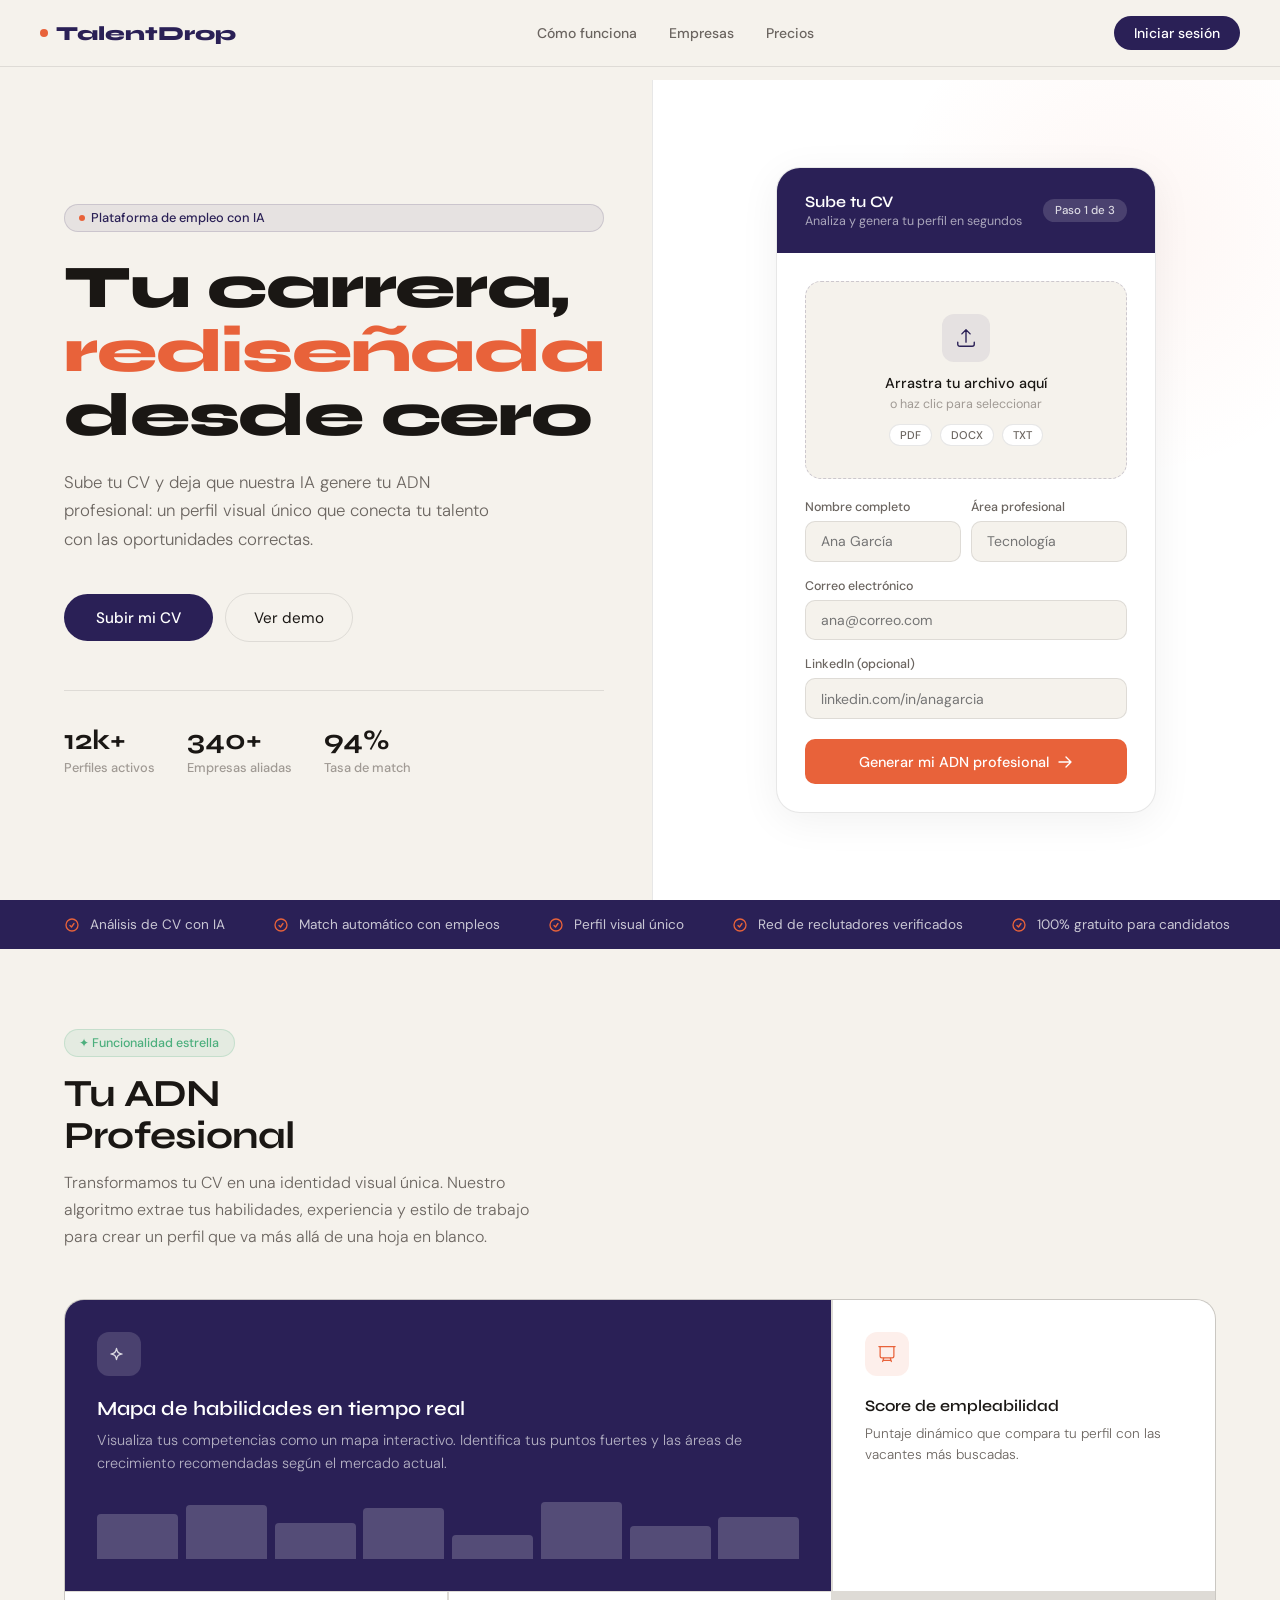
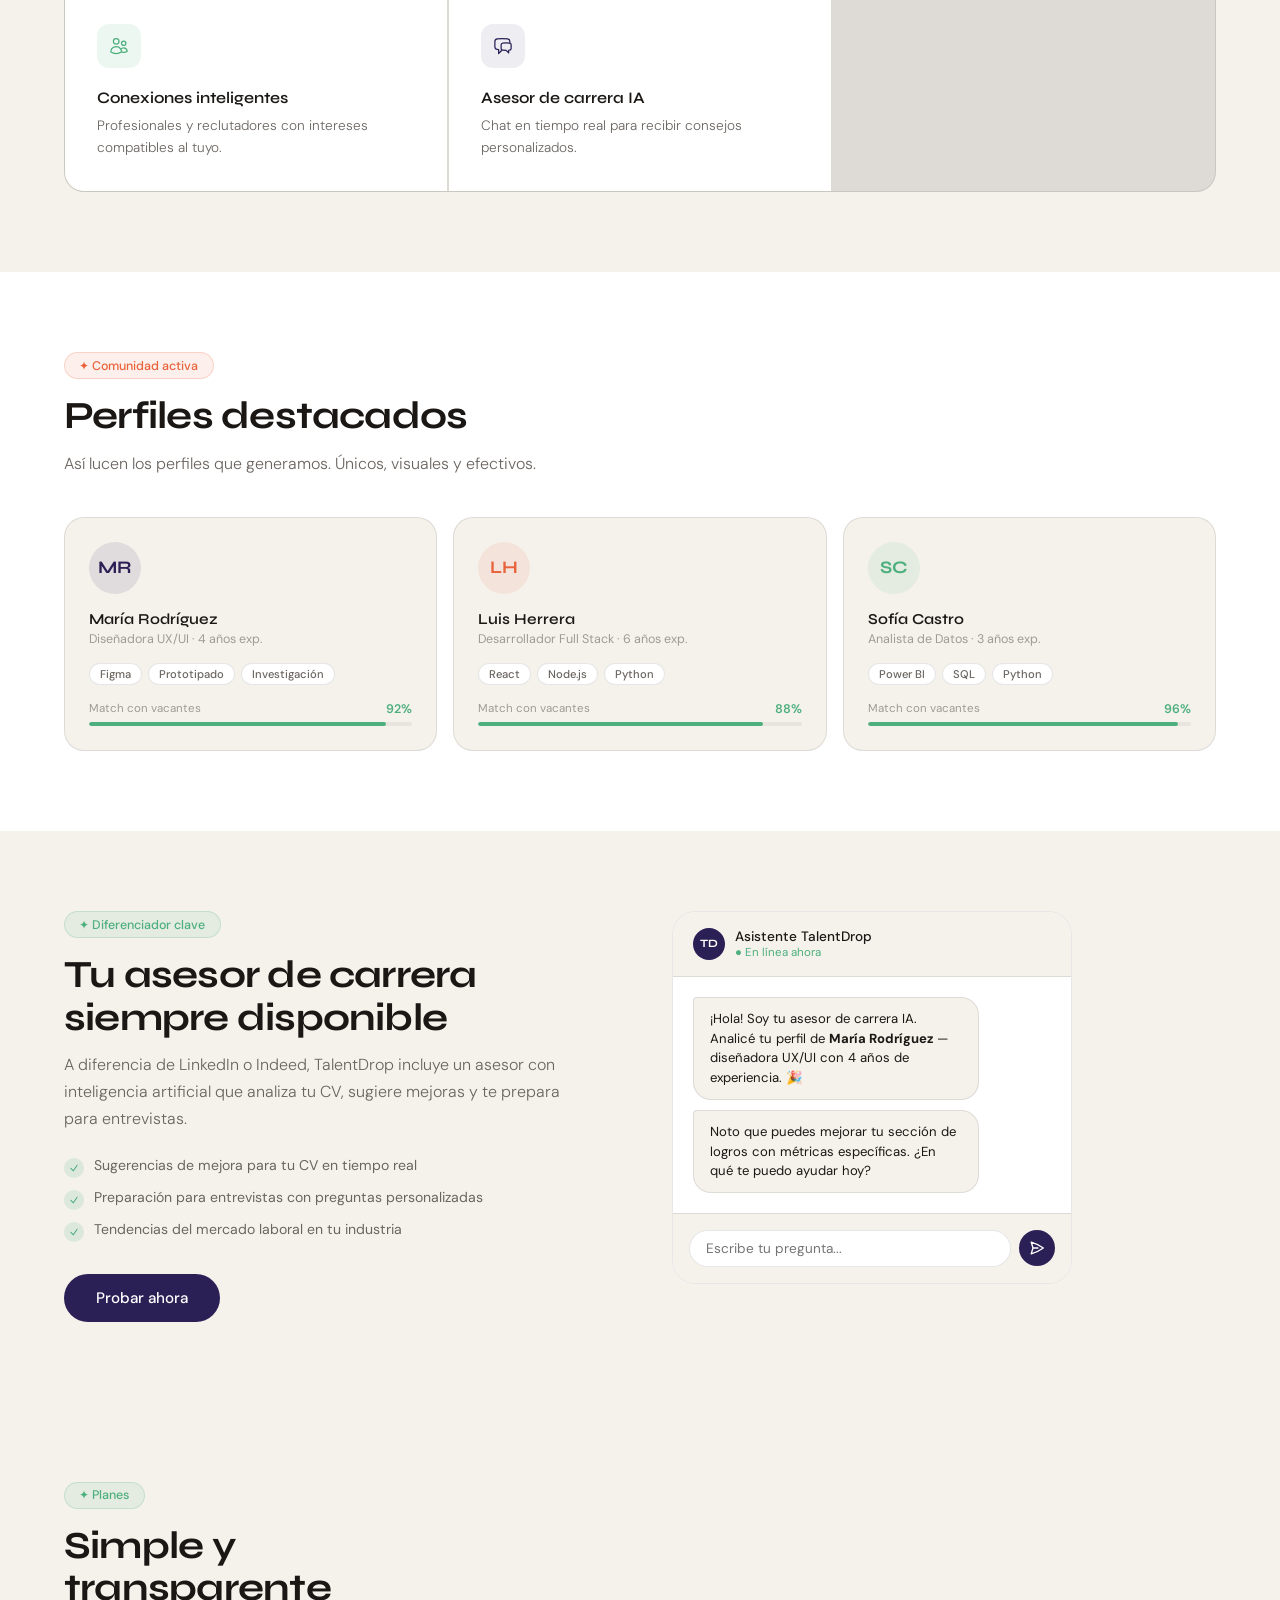
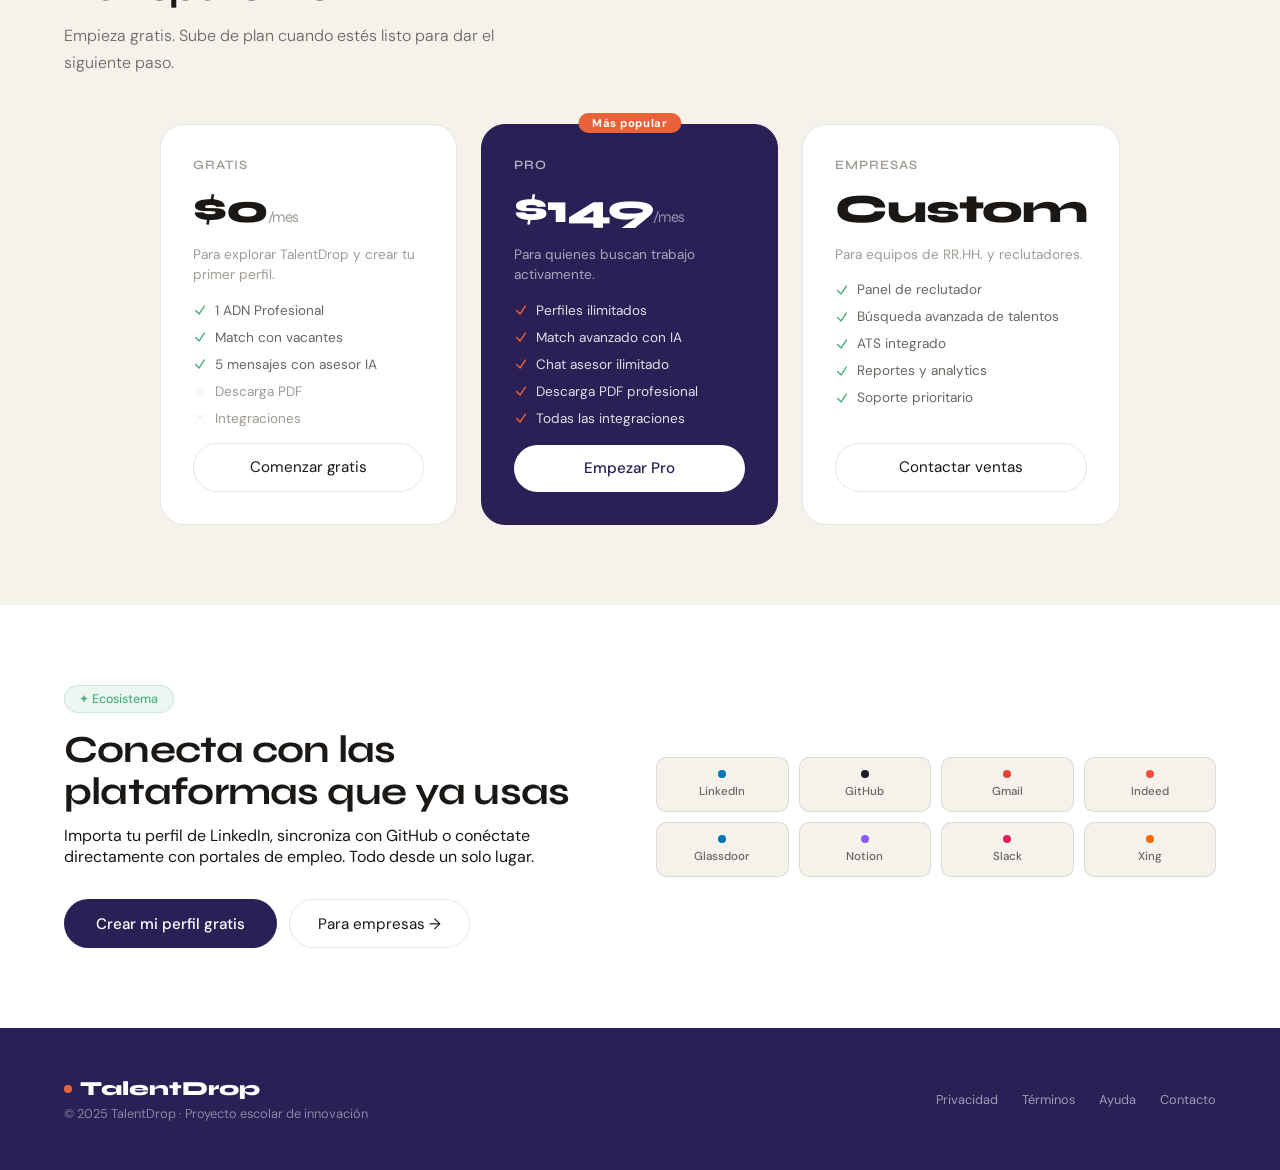
<file: index.html>
<!DOCTYPE html>
<html lang="es">
<head>
<meta charset="UTF-8">
<meta name="viewport" content="width=device-width, initial-scale=1.0">
<title>TalentDrop — Tu Perfil Profesional</title>
<link href="https://fonts.googleapis.com/css2?family=Syne:wght@400;500;600;700;800&family=DM+Sans:ital,wght@0,300;0,400;0,500;1,300&display=swap" rel="stylesheet">
<link rel="stylesheet" href="css/style.css">
</head>
<body>

<nav>
  <div class="logo">
    <div class="logo-dot"></div>
    TalentDrop
  </div>
  <div class="nav-links">
    <a href="#como-funciona">Cómo funciona</a>
    <a href="#empresas">Empresas</a>
    <a href="#precios">Precios</a>
  </div>
  <button class="nav-cta" onclick="window.location.href='pages/login.html'">Iniciar sesión</button>
</nav>

<!-- HERO -->
<section class="hero">
  <div class="hero-left">
    <div class="hero-tag animate"><span></span> Plataforma de empleo con IA</div>
    <h1 class="animate delay-1">Tu carrera, <em>rediseñada</em> desde cero</h1>
    <p class="hero-sub animate delay-2">Sube tu CV y deja que nuestra IA genere tu ADN profesional: un perfil visual único que conecta tu talento con las oportunidades correctas.</p>
    <div class="hero-actions animate delay-3">
      <button class="btn-primary" onclick="window.location.href='pages/datos.html'">Subir mi CV</button>
      <button class="btn-secondary" onclick="window.location.href='pages/demo.html'">Ver demo</button>
    </div>
    <div class="hero-stats animate delay-4">
      <div><div class="stat-num">12k+</div><div class="stat-label">Perfiles activos</div></div>
      <div><div class="stat-num">340+</div><div class="stat-label">Empresas aliadas</div></div>
      <div><div class="stat-num">94%</div><div class="stat-label">Tasa de match</div></div>
    </div>
  </div>
  <div class="hero-right">
    <div class="upload-card">
      <div class="upload-card-header">
        <div>
          <h3>Sube tu CV</h3>
          <p>Analiza y genera tu perfil en segundos</p>
        </div>
        <span class="step-badge">Paso 1 de 3</span>
      </div>
      <div class="upload-body">
        <div class="upload-zone" id="uploadZone" onclick="document.getElementById('cvFile').click()">
          <div class="upload-icon">
            <svg fill="none" stroke-width="1.5" stroke="currentColor" viewBox="0 0 24 24"><path stroke-linecap="round" stroke-linejoin="round" d="M3 16.5v2.25A2.25 2.25 0 005.25 21h13.5A2.25 2.25 0 0021 18.75V16.5m-13.5-9L12 3m0 0l4.5 4.5M12 3v13.5"/></svg>
          </div>
          <h4>Arrastra tu archivo aquí</h4>
          <p>o haz clic para seleccionar</p>
          <div class="file-types">
            <span class="file-type">PDF</span>
            <span class="file-type">DOCX</span>
            <span class="file-type">TXT</span>
          </div>
        </div>
        <input type="file" id="cvFile" class="upload-input" accept=".pdf,.doc,.docx,.txt">
        <div class="form-row">
          <div class="form-group">
            <label class="form-label">Nombre completo</label>
            <input type="text" class="form-input" placeholder="Ana García">
          </div>
          <div class="form-group">
            <label class="form-label">Área profesional</label>
            <input type="text" class="form-input" placeholder="Tecnología">
          </div>
        </div>
        <div class="form-group">
          <label class="form-label">Correo electrónico</label>
          <input type="email" class="form-input" placeholder="ana@correo.com">
        </div>
        <div class="form-group">
          <label class="form-label">LinkedIn (opcional)</label>
          <input type="text" class="form-input" placeholder="linkedin.com/in/anagarcia">
        </div>
        <button class="submit-btn" onclick="window.location.href='pages/datos.html'">
          Generar mi ADN profesional
          <svg fill="none" stroke-width="2" stroke="currentColor" viewBox="0 0 24 24"><path stroke-linecap="round" stroke-linejoin="round" d="M13.5 4.5L21 12m0 0l-7.5 7.5M21 12H3"/></svg>
        </button>
      </div>
    </div>
  </div>
</section>

<!-- FEATURE STRIP -->
<div class="feature-strip">
  <div class="feature-item"><svg fill="none" stroke-width="2" stroke="currentColor" viewBox="0 0 24 24"><path stroke-linecap="round" stroke-linejoin="round" d="M9 12.75L11.25 15 15 9.75M21 12a9 9 0 11-18 0 9 9 0 0118 0z"/></svg> Análisis de CV con IA</div>
  <div class="feature-item"><svg fill="none" stroke-width="2" stroke="currentColor" viewBox="0 0 24 24"><path stroke-linecap="round" stroke-linejoin="round" d="M9 12.75L11.25 15 15 9.75M21 12a9 9 0 11-18 0 9 9 0 0118 0z"/></svg> Match automático con empleos</div>
  <div class="feature-item"><svg fill="none" stroke-width="2" stroke="currentColor" viewBox="0 0 24 24"><path stroke-linecap="round" stroke-linejoin="round" d="M9 12.75L11.25 15 15 9.75M21 12a9 9 0 11-18 0 9 9 0 0118 0z"/></svg> Perfil visual único</div>
  <div class="feature-item"><svg fill="none" stroke-width="2" stroke="currentColor" viewBox="0 0 24 24"><path stroke-linecap="round" stroke-linejoin="round" d="M9 12.75L11.25 15 15 9.75M21 12a9 9 0 11-18 0 9 9 0 0118 0z"/></svg> Red de reclutadores verificados</div>
  <div class="feature-item"><svg fill="none" stroke-width="2" stroke="currentColor" viewBox="0 0 24 24"><path stroke-linecap="round" stroke-linejoin="round" d="M9 12.75L11.25 15 15 9.75M21 12a9 9 0 11-18 0 9 9 0 0118 0z"/></svg> 100% gratuito para candidatos</div>
</div>

<!-- ADN SECTION -->
<section class="section" id="como-funciona">
  <div class="section-header">
    <div class="section-tag">✦ Funcionalidad estrella</div>
    <h2>Tu ADN<br>Profesional</h2>
    <p class="section-sub">Transformamos tu CV en una identidad visual única. Nuestro algoritmo extrae tus habilidades, experiencia y estilo de trabajo para crear un perfil que va más allá de una hoja en blanco.</p>
  </div>
  <div class="dna-grid">
    <div class="dna-card featured">
      <div class="dna-icon white">
        <svg fill="none" stroke-width="1.5" stroke="currentColor" viewBox="0 0 24 24"><path stroke-linecap="round" stroke-linejoin="round" d="M9.813 15.904L9 18.75l-.813-2.846a4.5 4.5 0 00-3.09-3.09L2.25 12l2.846-.813a4.5 4.5 0 003.09-3.09L9 5.25l.813 2.846a4.5 4.5 0 003.09 3.09L15.75 12l-2.846.813a4.5 4.5 0 00-3.09 3.09z"/></svg>
      </div>
      <h3>Mapa de habilidades en tiempo real</h3>
      <p>Visualiza tus competencias como un mapa interactivo. Identifica tus puntos fuertes y las áreas de crecimiento recomendadas según el mercado actual.</p>
      <div class="dna-visual">
        <div class="dna-bar" style="height:75%;animation-delay:0.1s"></div>
        <div class="dna-bar" style="height:90%;animation-delay:0.2s"></div>
        <div class="dna-bar" style="height:60%;animation-delay:0.3s"></div>
        <div class="dna-bar" style="height:85%;animation-delay:0.4s"></div>
        <div class="dna-bar" style="height:40%;animation-delay:0.5s"></div>
        <div class="dna-bar" style="height:95%;animation-delay:0.6s"></div>
        <div class="dna-bar" style="height:55%;animation-delay:0.7s"></div>
        <div class="dna-bar" style="height:70%;animation-delay:0.8s"></div>
      </div>
    </div>
    <div class="dna-card">
      <div class="dna-icon orange">
        <svg fill="none" stroke-width="1.5" stroke="currentColor" viewBox="0 0 24 24"><path stroke-linecap="round" stroke-linejoin="round" d="M3.75 3v11.25A2.25 2.25 0 006 16.5h2.25M3.75 3h-1.5m1.5 0h16.5m0 0h1.5m-1.5 0v11.25A2.25 2.25 0 0118 16.5h-2.25m-7.5 0h7.5m-7.5 0l-1 3m8.5-3l1 3m0 0l.5 1.5m-.5-1.5h-9.5m0 0l-.5 1.5"/></svg>
      </div>
      <h3>Score de empleabilidad</h3>
      <p>Puntaje dinámico que compara tu perfil con las vacantes más buscadas.</p>
    </div>
    <div class="dna-card">
      <div class="dna-icon green">
        <svg fill="none" stroke-width="1.5" stroke="currentColor" viewBox="0 0 24 24"><path stroke-linecap="round" stroke-linejoin="round" d="M15 19.128a9.38 9.38 0 002.625.372 9.337 9.337 0 004.121-.952 4.125 4.125 0 00-7.533-2.493M15 19.128v-.003c0-1.113-.285-2.16-.786-3.07M15 19.128v.106A12.318 12.318 0 018.624 21c-2.331 0-4.512-.645-6.374-1.766l-.001-.109a6.375 6.375 0 0111.964-3.07M12 6.375a3.375 3.375 0 11-6.75 0 3.375 3.375 0 016.75 0zm8.25 2.25a2.625 2.625 0 11-5.25 0 2.625 2.625 0 015.25 0z"/></svg>
      </div>
      <h3>Conexiones inteligentes</h3>
      <p>Profesionales y reclutadores con intereses compatibles al tuyo.</p>
    </div>
    <div class="dna-card">
      <div class="dna-icon purple">
        <svg fill="none" stroke-width="1.5" stroke="currentColor" viewBox="0 0 24 24"><path stroke-linecap="round" stroke-linejoin="round" d="M20.25 8.511c.884.284 1.5 1.128 1.5 2.097v4.286c0 1.136-.847 2.1-1.98 2.193-.34.027-.68.052-1.02.072v3.091l-3-3c-1.354 0-2.694-.055-4.02-.163a2.115 2.115 0 01-.825-.242m9.345-8.334a2.126 2.126 0 00-.476-.095 48.64 48.64 0 00-8.048 0c-1.131.094-1.976 1.057-1.976 2.192v4.286c0 .837.46 1.58 1.155 1.951m9.345-8.334V6.637c0-1.621-1.152-3.026-2.76-3.235A48.455 48.455 0 0011.25 3c-2.115 0-4.198.137-6.24.402-1.608.209-2.76 1.614-2.76 3.235v6.226c0 1.621 1.152 3.026 2.76 3.235.577.075 1.157.14 1.74.194V21l4.155-4.155"/></svg>
      </div>
      <h3>Asesor de carrera IA</h3>
      <p>Chat en tiempo real para recibir consejos personalizados.</p>
    </div>
  </div>
</section>

<!-- PERFILES -->
<section class="profiles-section">
  <div class="section-tag orange">✦ Comunidad activa</div>
  <h2>Perfiles destacados</h2>
  <p class="section-sub">Así lucen los perfiles que generamos. Únicos, visuales y efectivos.</p>
  <div class="profiles-grid">
    <div class="profile-card" onclick="window.location.href='pages/demo.html'">
      <div class="profile-avatar av-1">MR</div>
      <div class="profile-name">María Rodríguez</div>
      <div class="profile-role">Diseñadora UX/UI · 4 años exp.</div>
      <div class="profile-skills"><span class="skill-tag">Figma</span><span class="skill-tag">Prototipado</span><span class="skill-tag">Investigación</span></div>
      <div class="match-bar">
        <div class="match-label"><span>Match con vacantes</span><span>92%</span></div>
        <div class="bar-track"><div class="bar-fill" style="width:92%"></div></div>
      </div>
    </div>
    <div class="profile-card" onclick="window.location.href='pages/demo.html'">
      <div class="profile-avatar av-2">LH</div>
      <div class="profile-name">Luis Herrera</div>
      <div class="profile-role">Desarrollador Full Stack · 6 años exp.</div>
      <div class="profile-skills"><span class="skill-tag">React</span><span class="skill-tag">Node.js</span><span class="skill-tag">Python</span></div>
      <div class="match-bar">
        <div class="match-label"><span>Match con vacantes</span><span>88%</span></div>
        <div class="bar-track"><div class="bar-fill" style="width:88%"></div></div>
      </div>
    </div>
    <div class="profile-card" onclick="window.location.href='pages/demo.html'">
      <div class="profile-avatar av-3">SC</div>
      <div class="profile-name">Sofía Castro</div>
      <div class="profile-role">Analista de Datos · 3 años exp.</div>
      <div class="profile-skills"><span class="skill-tag">Power BI</span><span class="skill-tag">SQL</span><span class="skill-tag">Python</span></div>
      <div class="match-bar">
        <div class="match-label"><span>Match con vacantes</span><span>96%</span></div>
        <div class="bar-track"><div class="bar-fill" style="width:96%"></div></div>
      </div>
    </div>
  </div>
</section>

<!-- INNOVATION CHAT -->
<section class="innovation-section">
  <div>
    <div class="section-tag">✦ Diferenciador clave</div>
    <h2>Tu asesor de carrera siempre disponible</h2>
    <p class="section-sub" style="margin-bottom:1.5rem;">A diferencia de LinkedIn o Indeed, TalentDrop incluye un asesor con inteligencia artificial que analiza tu CV, sugiere mejoras y te prepara para entrevistas.</p>
    <ul class="check-list">
      <li><span class="check-icon"><svg width="10" height="10" fill="none" stroke="#4CAF7D" stroke-width="2.5" viewBox="0 0 24 24"><path stroke-linecap="round" stroke-linejoin="round" d="M4.5 12.75l6 6 9-13.5"/></svg></span><span>Sugerencias de mejora para tu CV en tiempo real</span></li>
      <li><span class="check-icon"><svg width="10" height="10" fill="none" stroke="#4CAF7D" stroke-width="2.5" viewBox="0 0 24 24"><path stroke-linecap="round" stroke-linejoin="round" d="M4.5 12.75l6 6 9-13.5"/></svg></span><span>Preparación para entrevistas con preguntas personalizadas</span></li>
      <li><span class="check-icon"><svg width="10" height="10" fill="none" stroke="#4CAF7D" stroke-width="2.5" viewBox="0 0 24 24"><path stroke-linecap="round" stroke-linejoin="round" d="M4.5 12.75l6 6 9-13.5"/></svg></span><span>Tendencias del mercado laboral en tu industria</span></li>
    </ul>
    <div style="margin-top:2rem;">
      <button class="btn-primary" onclick="window.location.href='pages/datos.html'">Probar ahora</button>
    </div>
  </div>
  <div class="chat-card" id="chatCard">
    <div class="chat-header">
      <div class="chat-avatar">TD</div>
      <div><div class="chat-name">Asistente TalentDrop</div><div class="chat-sub" id="chatStatus">● En línea ahora</div></div>
    </div>
    <div class="chat-body" id="chatBody">
      <div class="chat-bubble bubble-ai">¡Hola! Soy tu asesor de carrera IA. Analicé tu perfil de <strong>María Rodríguez</strong> — diseñadora UX/UI con 4 años de experiencia. 🎉</div>
      <div class="chat-bubble bubble-ai">Noto que puedes mejorar tu sección de logros con métricas específicas. ¿En qué te puedo ayudar hoy?</div>
    </div>
    <div class="chat-input-row">
      <input type="text" id="chatInput" class="chat-input" placeholder="Escribe tu pregunta..." maxlength="300">
      <button class="chat-send" id="chatSend" onclick="sendMessage()">
        <svg width="16" height="16" fill="none" stroke="currentColor" stroke-width="2" viewBox="0 0 24 24"><path stroke-linecap="round" stroke-linejoin="round" d="M6 12L3.269 3.126A59.768 59.768 0 0121.485 12 59.77 59.77 0 013.27 20.876L5.999 12zm0 0h7.5"/></svg>
      </button>
    </div>
  </div>
  <style>
    .chat-card { display: flex; flex-direction: column; background: var(--surface); border: 0.5px solid var(--border); border-radius: 24px; overflow: hidden; max-width: 400px; }
    .chat-input-row { display: flex; gap: 8px; padding: 1rem; border-top: 0.5px solid var(--border); background: var(--bg); }
    .chat-input { flex: 1; border: 0.5px solid var(--border); border-radius: 100px; padding: 0.55rem 1rem; font-family: 'DM Sans', sans-serif; font-size: 0.85rem; background: var(--surface); color: var(--ink); outline: none; }
    .chat-input:focus { border-color: var(--accent); }
    .chat-send { width: 36px; height: 36px; border-radius: 50%; background: var(--accent); color: #fff; border: none; cursor: pointer; display: flex; align-items: center; justify-content: center; flex-shrink: 0; transition: opacity 0.2s; }
    .chat-send:disabled { opacity: 0.5; cursor: not-allowed; }
    .chat-body { max-height: 280px; overflow-y: auto; padding: 1.25rem; display: flex; flex-direction: column; gap: 10px; }
    .typing { display: flex; gap: 4px; align-items: center; padding: 0.6rem 1rem; background: var(--bg); border-radius: 16px 16px 16px 4px; width: fit-content; }
    .typing span { width: 6px; height: 6px; border-radius: 50%; background: var(--ink3); animation: typingDot 1.2s infinite; }
    .typing span:nth-child(2) { animation-delay: 0.2s; }
    .typing span:nth-child(3) { animation-delay: 0.4s; }
    @keyframes typingDot { 0%,60%,100% { transform: translateY(0); opacity: 0.4; } 30% { transform: translateY(-4px); opacity: 1; } }
  </style>
  <script>
    const SYSTEM_PROMPT = `Eres el asesor de carrera IA de TalentDrop. Estás ayudando a María Rodríguez, diseñadora UX/UI con 4 años de experiencia, con habilidades en Figma (95%), UX Research (88%), Prototipado (90%), CSS/HTML (70%), Adobe XD (75%) y Design Systems (82%). Su score de empleabilidad es 92/100. Ella está ubicada en Ciudad de México.

Tu rol: dar consejos concretos y accionables sobre su carrera, mejoras a su CV, preparación para entrevistas, tendencias del mercado de diseño UX/UI, y match con vacantes. Sé amigable, conciso y profesional. Responde siempre en español. Máximo 3 oraciones por respuesta.`;

    const history = [];

    async function sendMessage() {
      const input = document.getElementById('chatInput');
      const sendBtn = document.getElementById('chatSend');
      const body = document.getElementById('chatBody');
      const msg = input.value.trim();
      if (!msg) return;

      input.value = '';
      sendBtn.disabled = true;

      // User bubble
      const userBubble = document.createElement('div');
      userBubble.className = 'chat-bubble bubble-user';
      userBubble.textContent = msg;
      body.appendChild(userBubble);

      // Typing indicator
      const typing = document.createElement('div');
      typing.className = 'typing';
      typing.innerHTML = '<span></span><span></span><span></span>';
      body.appendChild(typing);
      body.scrollTop = body.scrollHeight;

      history.push({ role: 'user', content: msg });

      try {
        const res = await fetch('https://api.anthropic.com/v1/messages', {
          method: 'POST',
          headers: { 'Content-Type': 'application/json' },
          body: JSON.stringify({
            model: 'claude-sonnet-4-20250514',
            max_tokens: 1000,
            system: SYSTEM_PROMPT,
            messages: history
          })
        });
        const data = await res.json();
        const reply = data.content?.[0]?.text || 'Hubo un error. Intenta de nuevo.';
        history.push({ role: 'assistant', content: reply });

        typing.remove();
        const aiBubble = document.createElement('div');
        aiBubble.className = 'chat-bubble bubble-ai';
        aiBubble.textContent = reply;
        body.appendChild(aiBubble);
      } catch(e) {
        typing.remove();
        const errBubble = document.createElement('div');
        errBubble.className = 'chat-bubble bubble-ai';
        errBubble.textContent = 'Error de conexión. Verifica tu internet e intenta de nuevo.';
        body.appendChild(errBubble);
      }

      sendBtn.disabled = false;
      body.scrollTop = body.scrollHeight;
    }

    document.getElementById('chatInput').addEventListener('keydown', e => {
      if (e.key === 'Enter') sendMessage();
    });
  </script>
</section>

<!-- PRECIOS -->
<section class="section" id="precios">
  <div class="section-header">
    <div class="section-tag">✦ Planes</div>
    <h2>Simple y<br>transparente</h2>
    <p class="section-sub">Empieza gratis. Sube de plan cuando estés listo para dar el siguiente paso.</p>
  </div>
  <div class="pricing-grid">
    <div class="pricing-card">
      <div class="pricing-label">Gratis</div>
      <div class="pricing-price">$0<span>/mes</span></div>
      <p class="pricing-desc">Para explorar TalentDrop y crear tu primer perfil.</p>
      <ul class="pricing-features">
        <li><svg width="14" height="14" fill="none" stroke="var(--accent3)" stroke-width="2.5" viewBox="0 0 24 24"><path stroke-linecap="round" stroke-linejoin="round" d="M4.5 12.75l6 6 9-13.5"/></svg>1 ADN Profesional</li>
        <li><svg width="14" height="14" fill="none" stroke="var(--accent3)" stroke-width="2.5" viewBox="0 0 24 24"><path stroke-linecap="round" stroke-linejoin="round" d="M4.5 12.75l6 6 9-13.5"/></svg>Match con vacantes</li>
        <li><svg width="14" height="14" fill="none" stroke="var(--accent3)" stroke-width="2.5" viewBox="0 0 24 24"><path stroke-linecap="round" stroke-linejoin="round" d="M4.5 12.75l6 6 9-13.5"/></svg>5 mensajes con asesor IA</li>
        <li><svg width="14" height="14" fill="none" stroke="var(--border2)" stroke-width="2.5" viewBox="0 0 24 24"><path stroke-linecap="round" stroke-linejoin="round" d="M6 18L18 6M6 6l12 12"/></svg><span style="color:var(--ink3)">Descarga PDF</span></li>
        <li><svg width="14" height="14" fill="none" stroke="var(--border2)" stroke-width="2.5" viewBox="0 0 24 24"><path stroke-linecap="round" stroke-linejoin="round" d="M6 18L18 6M6 6l12 12"/></svg><span style="color:var(--ink3)">Integraciones</span></li>
      </ul>
      <button class="btn-secondary" style="width:100%;margin-top:auto;" onclick="window.location.href='pages/datos.html'">Comenzar gratis</button>
    </div>
    <div class="pricing-card featured-price">
      <div class="pricing-badge">Más popular</div>
      <div class="pricing-label" style="color:rgba(255,255,255,0.65)">Pro</div>
      <div class="pricing-price" style="color:#fff">$149<span style="color:rgba(255,255,255,0.5)">/mes</span></div>
      <p class="pricing-desc" style="color:rgba(255,255,255,0.6)">Para quienes buscan trabajo activamente.</p>
      <ul class="pricing-features">
        <li style="color:rgba(255,255,255,0.85)"><svg width="14" height="14" fill="none" stroke="var(--accent2)" stroke-width="2.5" viewBox="0 0 24 24"><path stroke-linecap="round" stroke-linejoin="round" d="M4.5 12.75l6 6 9-13.5"/></svg>Perfiles ilimitados</li>
        <li style="color:rgba(255,255,255,0.85)"><svg width="14" height="14" fill="none" stroke="var(--accent2)" stroke-width="2.5" viewBox="0 0 24 24"><path stroke-linecap="round" stroke-linejoin="round" d="M4.5 12.75l6 6 9-13.5"/></svg>Match avanzado con IA</li>
        <li style="color:rgba(255,255,255,0.85)"><svg width="14" height="14" fill="none" stroke="var(--accent2)" stroke-width="2.5" viewBox="0 0 24 24"><path stroke-linecap="round" stroke-linejoin="round" d="M4.5 12.75l6 6 9-13.5"/></svg>Chat asesor ilimitado</li>
        <li style="color:rgba(255,255,255,0.85)"><svg width="14" height="14" fill="none" stroke="var(--accent2)" stroke-width="2.5" viewBox="0 0 24 24"><path stroke-linecap="round" stroke-linejoin="round" d="M4.5 12.75l6 6 9-13.5"/></svg>Descarga PDF profesional</li>
        <li style="color:rgba(255,255,255,0.85)"><svg width="14" height="14" fill="none" stroke="var(--accent2)" stroke-width="2.5" viewBox="0 0 24 24"><path stroke-linecap="round" stroke-linejoin="round" d="M4.5 12.75l6 6 9-13.5"/></svg>Todas las integraciones</li>
      </ul>
      <button class="btn-primary" style="width:100%;margin-top:auto;background:#fff;color:var(--accent);" onclick="window.location.href='pages/datos.html'">Empezar Pro</button>
    </div>
    <div class="pricing-card">
      <div class="pricing-label">Empresas</div>
      <div class="pricing-price">Custom</div>
      <p class="pricing-desc">Para equipos de RR.HH. y reclutadores.</p>
      <ul class="pricing-features">
        <li><svg width="14" height="14" fill="none" stroke="var(--accent3)" stroke-width="2.5" viewBox="0 0 24 24"><path stroke-linecap="round" stroke-linejoin="round" d="M4.5 12.75l6 6 9-13.5"/></svg>Panel de reclutador</li>
        <li><svg width="14" height="14" fill="none" stroke="var(--accent3)" stroke-width="2.5" viewBox="0 0 24 24"><path stroke-linecap="round" stroke-linejoin="round" d="M4.5 12.75l6 6 9-13.5"/></svg>Búsqueda avanzada de talentos</li>
        <li><svg width="14" height="14" fill="none" stroke="var(--accent3)" stroke-width="2.5" viewBox="0 0 24 24"><path stroke-linecap="round" stroke-linejoin="round" d="M4.5 12.75l6 6 9-13.5"/></svg>ATS integrado</li>
        <li><svg width="14" height="14" fill="none" stroke="var(--accent3)" stroke-width="2.5" viewBox="0 0 24 24"><path stroke-linecap="round" stroke-linejoin="round" d="M4.5 12.75l6 6 9-13.5"/></svg>Reportes y analytics</li>
        <li><svg width="14" height="14" fill="none" stroke="var(--accent3)" stroke-width="2.5" viewBox="0 0 24 24"><path stroke-linecap="round" stroke-linejoin="round" d="M4.5 12.75l6 6 9-13.5"/></svg>Soporte prioritario</li>
      </ul>
      <button class="btn-secondary" style="width:100%;margin-top:auto;">Contactar ventas</button>
    </div>
  </div>
</section>

<!-- CTA INTEGRACIONES -->
<section class="cta-section" id="empresas">
  <div class="cta-left">
    <div class="section-tag">✦ Ecosistema</div>
    <h2>Conecta con las plataformas que ya usas</h2>
    <p>Importa tu perfil de LinkedIn, sincroniza con GitHub o conéctate directamente con portales de empleo. Todo desde un solo lugar.</p>
    <div class="cta-actions">
      <button class="btn-primary" onclick="window.location.href='pages/datos.html'">Crear mi perfil gratis</button>
      <button class="btn-secondary">Para empresas →</button>
    </div>
  </div>
  <div class="integrations-grid">
    <div class="integration-pill"><div class="dot" style="background:#0077B5"></div>LinkedIn</div>
    <div class="integration-pill"><div class="dot" style="background:#1B1F23"></div>GitHub</div>
    <div class="integration-pill"><div class="dot" style="background:#E44232"></div>Gmail</div>
    <div class="integration-pill"><div class="dot" style="background:#F04E37"></div>Indeed</div>
    <div class="integration-pill"><div class="dot" style="background:#0073B1"></div>Glassdoor</div>
    <div class="integration-pill"><div class="dot" style="background:#8B5CF6"></div>Notion</div>
    <div class="integration-pill"><div class="dot" style="background:#E01E5A"></div>Slack</div>
    <div class="integration-pill"><div class="dot" style="background:#FF6900"></div>Xing</div>
  </div>
</section>

<footer>
  <div>
    <div class="footer-logo"><div class="logo-dot"></div>TalentDrop</div>
    <div class="footer-text">© 2025 TalentDrop · Proyecto escolar de innovación</div>
  </div>
  <div class="footer-links">
    <a href="#">Privacidad</a>
    <a href="#">Términos</a>
    <a href="#">Ayuda</a>
    <a href="#">Contacto</a>
  </div>
</footer>

<script src="js/main.js"></script>
</body>
</html>
</file>
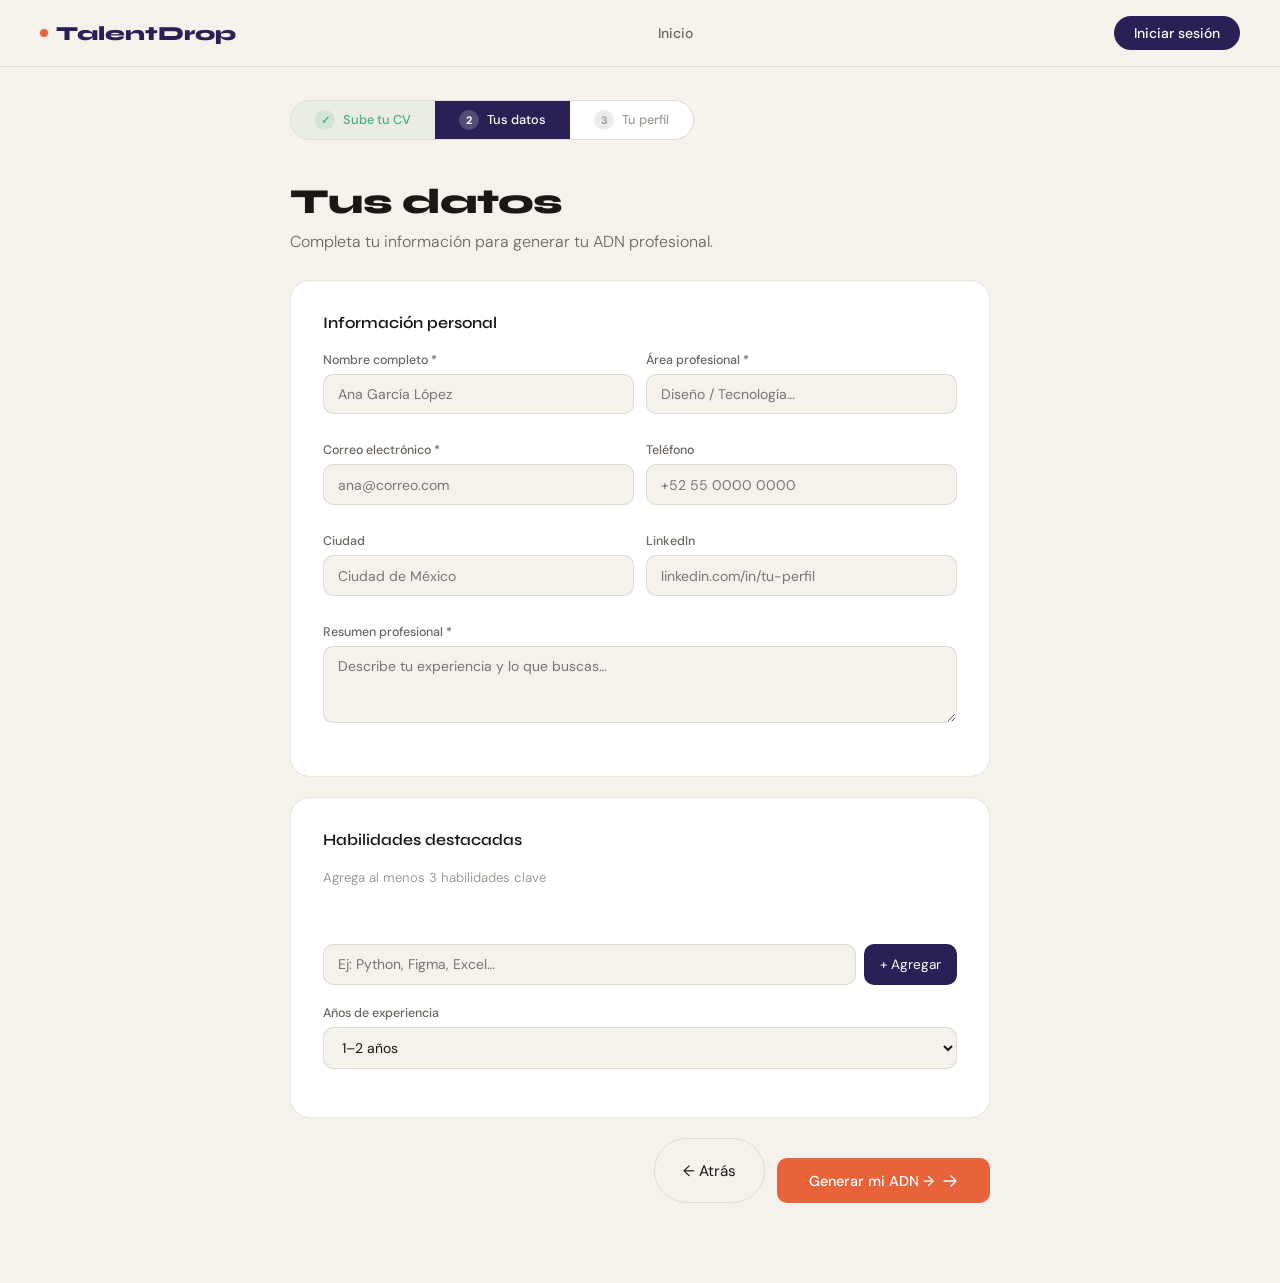
<file: pages/datos.html>
<!DOCTYPE html>
<html lang="es">
<head>
<meta charset="UTF-8">
<meta name="viewport" content="width=device-width, initial-scale=1.0">
<title>Tus datos — TalentDrop</title>
<link href="https://fonts.googleapis.com/css2?family=Syne:wght@400;500;600;700;800&family=DM+Sans:wght@300;400;500&display=swap" rel="stylesheet">
<link rel="stylesheet" href="../css/style.css">
<link rel="stylesheet" href="../css/stepper.css">
<style>
  .data-page { min-height:100vh; padding:100px 2rem 5rem; display:flex; justify-content:center; align-items:flex-start; }
  .upload-steps { display:flex; gap:0; margin-bottom:2.5rem; border:0.5px solid var(--border); border-radius:100px; overflow:hidden; width:fit-content; }
  .step { padding:0.55rem 1.5rem; font-size:0.8rem; font-weight:500; color:var(--ink3); display:flex; align-items:center; gap:8px; background:var(--surface); }
  .step.active { background:var(--accent); color:#fff; }
  .step.done   { color:var(--accent3); background:rgba(76,175,125,0.07); }
  .step-num { width:20px; height:20px; border-radius:50%; background:rgba(0,0,0,0.08); display:flex; align-items:center; justify-content:center; font-size:0.68rem; font-weight:700; }
  .step.active .step-num { background:rgba(255,255,255,0.2); }
  .step.done   .step-num { background:rgba(76,175,125,0.15); color:var(--accent3); }
  .card-section { background:var(--surface); border:0.5px solid var(--border); border-radius:20px; padding:2rem; margin-bottom:1.25rem; }
  .card-section h4 { font-family:'Syne',sans-serif; font-size:1rem; font-weight:600; margin-bottom:1.25rem; }
  .full-grid { display:grid; grid-template-columns:1fr 1fr; gap:12px; margin-bottom:12px; }
  .form-input.error { border-color:#E24B4A; }
  .field-error { font-size:0.72rem; color:#E24B4A; margin-top:3px; display:none; }
  .field-error.visible { display:block; }
  .skill-chips-wrap { display:flex; flex-wrap:wrap; gap:8px; margin-top:0.75rem; min-height:36px; }
  .skill-chip { background:rgba(42,32,86,0.07); border:0.5px solid rgba(42,32,86,0.15); border-radius:100px; padding:4px 12px 4px 10px; font-size:0.78rem; font-weight:500; color:var(--accent); display:flex; align-items:center; gap:6px; }
  .skill-chip button { background:none; border:none; cursor:pointer; color:var(--ink3); font-size:1rem; line-height:1; }
  .skill-chip button:hover { color:#E24B4A; }
  .skill-add-row { display:flex; gap:8px; margin-top:10px; }
  .skill-add-row input { flex:1; }
  .skill-add-row button { padding:0.65rem 1rem; background:var(--accent); color:#fff; border:none; border-radius:var(--radius-sm); font-family:'DM Sans',sans-serif; font-size:0.85rem; cursor:pointer; }
  @media(max-width:600px){ .full-grid{grid-template-columns:1fr;} }
</style>
<script src="../js/auth.js"></script>
</head>
<body>

<nav></nav>

<div class="data-page">
<div style="width:100%;max-width:700px;">

  <div class="upload-steps">
    <div class="step done"><div class="step-num">✓</div> Sube tu CV</div>
    <div class="step active"><div class="step-num">2</div> Tus datos</div>
    <div class="step"><div class="step-num">3</div> Tu perfil</div>
  </div>

  <div class="page-title animate">Tus datos</div>
  <p class="page-sub animate delay-1" style="margin-bottom:1.75rem;">Completa tu información para generar tu ADN profesional.</p>

  <div class="card-section animate delay-2">
    <h4>Información personal</h4>
    <div class="full-grid">
      <div class="form-group">
        <label class="form-label">Nombre completo *</label>
        <input type="text" id="nombre" class="form-input" placeholder="Ana García López">
        <div class="field-error" id="errNombre">Campo requerido</div>
      </div>
      <div class="form-group">
        <label class="form-label">Área profesional *</label>
        <input type="text" id="area" class="form-input" placeholder="Diseño / Tecnología…">
        <div class="field-error" id="errArea">Campo requerido</div>
      </div>
    </div>
    <div class="full-grid">
      <div class="form-group">
        <label class="form-label">Correo electrónico *</label>
        <input type="email" id="correo" class="form-input" placeholder="ana@correo.com">
        <div class="field-error" id="errCorreo">Ingresa un correo válido</div>
      </div>
      <div class="form-group">
        <label class="form-label">Teléfono</label>
        <input type="tel" id="telefono" class="form-input" placeholder="+52 55 0000 0000">
      </div>
    </div>
    <div class="full-grid">
      <div class="form-group">
        <label class="form-label">Ciudad</label>
        <input type="text" id="ciudad" class="form-input" placeholder="Ciudad de México">
      </div>
      <div class="form-group">
        <label class="form-label">LinkedIn</label>
        <input type="text" id="linkedin" class="form-input" placeholder="linkedin.com/in/tu-perfil">
      </div>
    </div>
    <div class="form-group">
      <label class="form-label">Resumen profesional *</label>
      <textarea id="resumen" class="form-input" rows="3" style="resize:vertical;" placeholder="Describe tu experiencia y lo que buscas…"></textarea>
      <div class="field-error" id="errResumen">Campo requerido (mínimo 10 caracteres)</div>
    </div>
  </div>

  <div class="card-section animate delay-3">
    <h4>Habilidades destacadas</h4>
    <p style="font-size:0.82rem;color:var(--ink3);margin-bottom:0.5rem;">Agrega al menos 3 habilidades clave</p>
    <div class="skill-chips-wrap" id="skillsWrap"></div>
    <div class="skill-add-row">
      <input type="text" class="form-input" id="skillInput" placeholder="Ej: Python, Figma, Excel…" style="margin:0;">
      <button onclick="addSkill()">+ Agregar</button>
    </div>
    <div class="field-error" id="errSkills">Agrega al menos 3 habilidades</div>

    <div class="form-group" style="margin-top:1.25rem;">
      <label class="form-label">Años de experiencia</label>
      <select id="exp" class="form-input" style="cursor:pointer;">
        <option value="0">Sin experiencia (estudiante)</option>
        <option value="1">Menos de 1 año</option>
        <option value="2" selected>1–2 años</option>
        <option value="4">3–5 años</option>
        <option value="7">6–10 años</option>
        <option value="11">Más de 10 años</option>
      </select>
    </div>
  </div>

  <div style="display:flex;gap:12px;justify-content:flex-end;">
    <button class="btn-secondary" onclick="window.location.href='upload.html'">← Atrás</button>
    <button class="submit-btn" id="guardarBtn" style="width:auto;padding:0.85rem 2rem;">
      Generar mi ADN →
      <svg fill="none" stroke-width="2" stroke="currentColor" width="16" height="16" viewBox="0 0 24 24"><path stroke-linecap="round" stroke-linejoin="round" d="M13.5 4.5L21 12m0 0l-7.5 7.5M21 12H3"/></svg>
    </button>
  </div>

</div>
</div>

<script>
if(typeof buildNav!=="undefined") buildNav("datos");
let skills = [];

// Prefill
try {
  const p = JSON.parse(localStorage.getItem('td_profile')||'{}');
  if(p.nombre)  document.getElementById('nombre').value   = p.nombre;
  if(p.area)    document.getElementById('area').value     = p.area;
  if(p.email)   document.getElementById('correo').value   = p.email;
  if(p.tel)     document.getElementById('telefono').value = p.tel;
  if(p.ciudad)  document.getElementById('ciudad').value   = p.ciudad;
  if(p.linkedin)document.getElementById('linkedin').value = p.linkedin;
  if(p.resumen) document.getElementById('resumen').value  = p.resumen;
  if(p.exp)     document.getElementById('exp').value      = p.exp;
  if(p.skills)  { skills = p.skills; renderSkills(); }
} catch(e) {}

document.getElementById('skillInput').addEventListener('keydown', e => { if(e.key==='Enter'){e.preventDefault();addSkill();} });
function addSkill(){
  const inp = document.getElementById('skillInput');
  const v = inp.value.trim();
  if(!v||skills.includes(v)){inp.value='';return;}
  skills.push(v); renderSkills(); inp.value='';
}
function removeSkill(s){ skills=skills.filter(x=>x!==s); renderSkills(); }
function renderSkills(){
  document.getElementById('skillsWrap').innerHTML = skills.map(s=>
    `<span class="skill-chip">${s}<button onclick="removeSkill('${s}')">×</button></span>`
  ).join('');
}

document.getElementById('guardarBtn').addEventListener('click', () => {
  let ok = true;
  const fields = [
    ['nombre','errNombre', v=>v.trim().length>1],
    ['area',  'errArea',   v=>v.trim().length>1],
    ['correo','errCorreo', v=>/^[^\s@]+@[^\s@]+\.[^\s@]+$/.test(v)],
    ['resumen','errResumen',v=>v.trim().length>9],
  ];
  fields.forEach(([id,eid,test])=>{
    const el=document.getElementById(id), er=document.getElementById(eid);
    if(!test(el.value)){ el.classList.add('error'); er.classList.add('visible'); ok=false; }
    else { el.classList.remove('error'); er.classList.remove('visible'); }
  });
  const errS = document.getElementById('errSkills');
  if(skills.length<3){ errS.classList.add('visible'); ok=false; } else errS.classList.remove('visible');
  if(!ok) return;

  const data = {
    nombre:   document.getElementById('nombre').value.trim(),
    area:     document.getElementById('area').value.trim(),
    email:    document.getElementById('correo').value.trim(),
    tel:      document.getElementById('telefono').value.trim(),
    ciudad:   document.getElementById('ciudad').value.trim(),
    linkedin: document.getElementById('linkedin').value.trim(),
    resumen:  document.getElementById('resumen').value.trim(),
    skills,
    exp:      document.getElementById('exp').value,
    fecha:    new Date().toLocaleDateString('es-MX',{year:'numeric',month:'long',day:'numeric'}),
  };
  // Guardar en ambos formatos para compatibilidad
  localStorage.setItem('td_profile', JSON.stringify(data));
  localStorage.setItem('nombre',  data.nombre);
  localStorage.setItem('area',    data.area);
  localStorage.setItem('correo',  data.email);
  localStorage.setItem('ciudad',  data.ciudad);
  localStorage.setItem('resumen', data.resumen);
  localStorage.setItem('exp',     data.exp);
  window.location.href = 'perfil.html';
});

window.addEventListener('scroll', ()=>{
  const nav = document.querySelector('nav');
  if(nav) nav.style.boxShadow = window.scrollY>10?'0 2px 20px rgba(0,0,0,0.07)':'none';
});
</script>
</body>
</html>
</file>
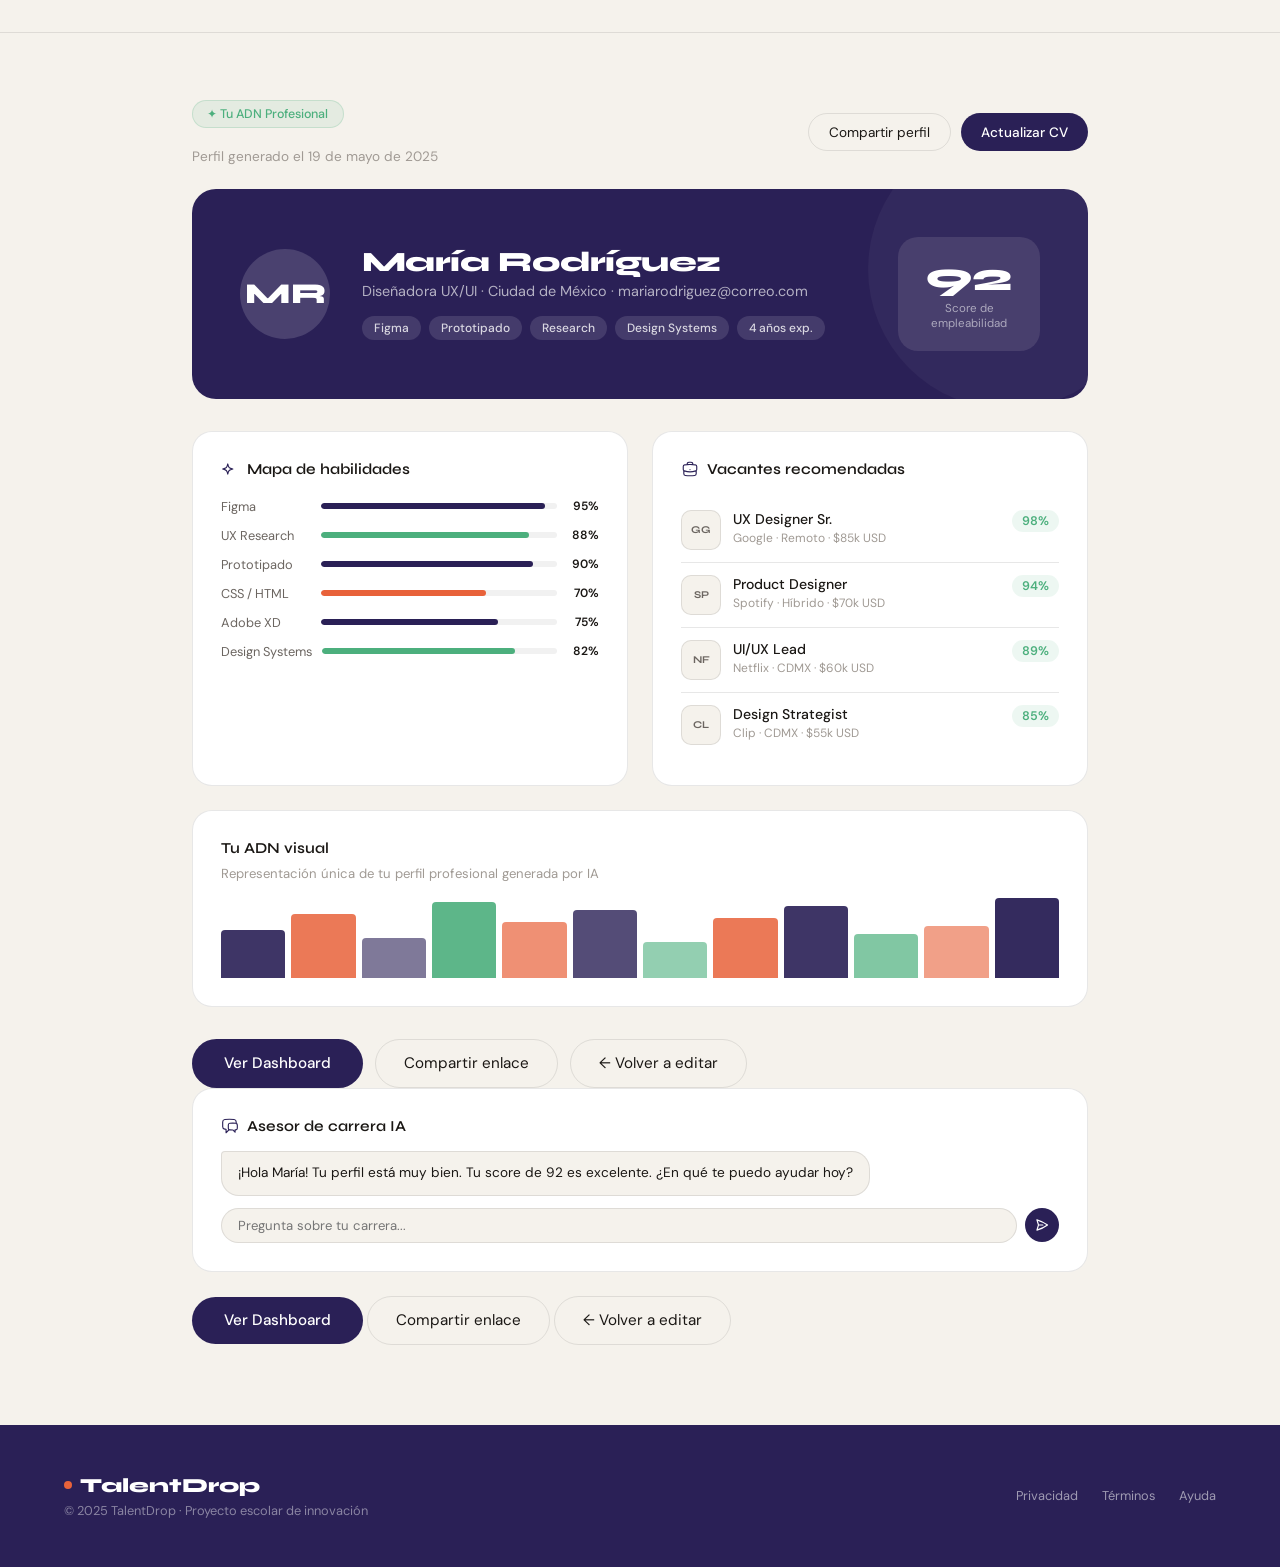
<file: pages/demo.html>
<!DOCTYPE html>
<html lang="es">
<head>
<meta charset="UTF-8">
<meta name="viewport" content="width=device-width, initial-scale=1.0">
<title>Perfil Demo — TalentDrop</title>
<link href="https://fonts.googleapis.com/css2?family=Syne:wght@400;500;600;700;800&family=DM+Sans:ital,wght@0,300;0,400;0,500;1,300&display=swap" rel="stylesheet">
<link rel="stylesheet" href="../css/style.css">
<style>
  .profile-page { padding: 100px 2rem 5rem; max-width: 960px; margin: 0 auto; }
  .profile-hero {
    background: var(--accent); border-radius: 24px; padding: 3rem;
    display: flex; align-items: center; gap: 2rem; margin-bottom: 2rem; position: relative; overflow: hidden;
  }
  .profile-hero::before {
    content: ''; position: absolute; right: -60px; top: -60px;
    width: 280px; height: 280px; border-radius: 50%;
    background: rgba(255,255,255,0.04); pointer-events: none;
  }
  .big-avatar {
    width: 90px; height: 90px; border-radius: 50%; background: rgba(255,255,255,0.15);
    display: flex; align-items: center; justify-content: center;
    font-family: 'Syne', sans-serif; font-weight: 800; font-size: 1.8rem; color: #fff; flex-shrink: 0;
  }
  .profile-hero-info { flex: 1; }
  .profile-hero-info h2 { font-family: 'Syne', sans-serif; font-size: 1.75rem; font-weight: 800; color: #fff; margin-bottom: 4px; }
  .profile-hero-info p { color: rgba(255,255,255,0.65); font-size: 0.9rem; margin-bottom: 1rem; }
  .hero-tags { display: flex; gap: 8px; flex-wrap: wrap; }
  .hero-tag-pill {
    background: rgba(255,255,255,0.12); border-radius: 100px;
    padding: 4px 12px; font-size: 0.75rem; color: rgba(255,255,255,0.8); font-weight: 500;
  }
  .score-badge {
    background: rgba(255,255,255,0.1); border-radius: 20px; padding: 1.25rem 1.75rem; text-align: center;
    min-width: 120px; flex-shrink: 0;
  }
  .score-num { font-family: 'Syne', sans-serif; font-size: 2.5rem; font-weight: 800; color: #fff; line-height: 1; }
  .score-label { font-size: 0.72rem; color: rgba(255,255,255,0.55); margin-top: 4px; }

  .profile-grid { display: grid; grid-template-columns: 1fr 1fr; gap: 1.5rem; margin-bottom: 1.5rem; }
  .profile-card { background: var(--surface); border: 0.5px solid var(--border); border-radius: 20px; padding: 1.75rem; }
  .profile-card h4 { font-family: 'Syne', sans-serif; font-size: 0.95rem; font-weight: 600; margin-bottom: 1.25rem; display: flex; align-items: center; gap: 8px; }
  .profile-card h4 svg { width: 18px; height: 18px; stroke: var(--accent); }

  /* Skills chart */
  .skill-row { display: flex; align-items: center; gap: 10px; margin-bottom: 12px; }
  .skill-row span:first-child { font-size: 0.8rem; color: var(--ink2); min-width: 90px; }
  .skill-track { flex: 1; height: 6px; background: var(--border2); border-radius: 100px; overflow: hidden; }
  .skill-fill { height: 100%; border-radius: 100px; background: var(--accent); transition: width 1s ease-out; }
  .skill-fill.green { background: var(--accent3); }
  .skill-fill.orange { background: var(--accent2); }
  .skill-pct { font-size: 0.75rem; font-weight: 600; color: var(--ink); min-width: 32px; text-align: right; }

  /* DNA visual */
  .dna-helix { display: flex; gap: 6px; align-items: flex-end; height: 80px; margin-top: 1rem; }
  .dna-col { flex: 1; border-radius: 4px 4px 0 0; }

  /* Jobs */
  .job-item { display: flex; gap: 12px; padding: 12px 0; border-bottom: 0.5px solid var(--border); }
  .job-item:last-child { border-bottom: none; }
  .job-logo {
    width: 40px; height: 40px; border-radius: 10px; border: 0.5px solid var(--border);
    background: var(--bg); display: flex; align-items: center; justify-content: center;
    font-size: 0.65rem; font-weight: 700; color: var(--ink2); flex-shrink: 0; font-family: 'Syne', sans-serif;
  }
  .job-name { font-size: 0.88rem; font-weight: 500; margin-bottom: 2px; }
  .job-detail { font-size: 0.75rem; color: var(--ink3); }
  .job-match {
    margin-left: auto; font-size: 0.78rem; font-weight: 600; color: var(--accent3);
    background: rgba(76,175,125,0.1); padding: 3px 10px; border-radius: 100px; height: fit-content;
  }

  .full-card { background: var(--surface); border: 0.5px solid var(--border); border-radius: 20px; padding: 1.75rem; margin-bottom: 1.5rem; }
  .action-row { display: flex; gap: 12px; margin-top: 2rem; }
</style>
<script src="../js/auth.js"></script>
</head>
<body>

<nav></nav>

<div class="profile-page">
  <div style="display:flex;align-items:center;justify-content:space-between;margin-bottom:1.5rem;">
    <div>
      <div class="section-tag">✦ Tu ADN Profesional</div>
      <p style="font-size:0.85rem;color:var(--ink3);margin-top:4px;">Perfil generado el 19 de mayo de 2025</p>
    </div>
    <div style="display:flex;gap:10px;">
      <button class="btn-secondary" style="font-size:0.85rem;padding:0.6rem 1.25rem;">Compartir perfil</button>
      <button class="btn-primary" style="font-size:0.85rem;padding:0.6rem 1.25rem;" onclick="window.location.href='upload.html'">Actualizar CV</button>
    </div>
  </div>

  <!-- PROFILE HERO -->
  <div class="profile-hero animate">
    <div class="big-avatar">MR</div>
    <div class="profile-hero-info">
      <h2>María Rodríguez</h2>
      <p>Diseñadora UX/UI · Ciudad de México · mariarodriguez@correo.com</p>
      <div class="hero-tags">
        <span class="hero-tag-pill">Figma</span>
        <span class="hero-tag-pill">Prototipado</span>
        <span class="hero-tag-pill">Research</span>
        <span class="hero-tag-pill">Design Systems</span>
        <span class="hero-tag-pill">4 años exp.</span>
      </div>
    </div>
    <div class="score-badge">
      <div class="score-num">92</div>
      <div class="score-label">Score de<br>empleabilidad</div>
    </div>
  </div>

  <div class="profile-grid animate delay-1">
    <!-- HABILIDADES -->
    <div class="profile-card">
      <h4>
        <svg fill="none" stroke-width="1.5" viewBox="0 0 24 24"><path stroke-linecap="round" stroke-linejoin="round" d="M9.813 15.904L9 18.75l-.813-2.846a4.5 4.5 0 00-3.09-3.09L2.25 12l2.846-.813a4.5 4.5 0 003.09-3.09L9 5.25l.813 2.846a4.5 4.5 0 003.09 3.09L15.75 12l-2.846.813a4.5 4.5 0 00-3.09 3.09z"/></svg>
        Mapa de habilidades
      </h4>
      <div class="skill-row"><span>Figma</span><div class="skill-track"><div class="skill-fill" style="width:95%"></div></div><span class="skill-pct">95%</span></div>
      <div class="skill-row"><span>UX Research</span><div class="skill-track"><div class="skill-fill green" style="width:88%"></div></div><span class="skill-pct">88%</span></div>
      <div class="skill-row"><span>Prototipado</span><div class="skill-track"><div class="skill-fill" style="width:90%"></div></div><span class="skill-pct">90%</span></div>
      <div class="skill-row"><span>CSS / HTML</span><div class="skill-track"><div class="skill-fill orange" style="width:70%"></div></div><span class="skill-pct">70%</span></div>
      <div class="skill-row"><span>Adobe XD</span><div class="skill-track"><div class="skill-fill" style="width:75%"></div></div><span class="skill-pct">75%</span></div>
      <div class="skill-row"><span>Design Systems</span><div class="skill-track"><div class="skill-fill green" style="width:82%"></div></div><span class="skill-pct">82%</span></div>
    </div>

    <!-- VACANTES -->
    <div class="profile-card">
      <h4>
        <svg fill="none" stroke-width="1.5" viewBox="0 0 24 24"><path stroke-linecap="round" stroke-linejoin="round" d="M20.25 14.15v4.25c0 1.094-.787 2.036-1.872 2.18-2.087.277-4.216.42-6.378.42s-4.291-.143-6.378-.42c-1.085-.144-1.872-1.086-1.872-2.18v-4.25m16.5 0a2.18 2.18 0 00.75-1.661V8.706c0-1.081-.768-2.015-1.837-2.175a48.114 48.114 0 00-3.413-.387m4.5 8.006c-.194.165-.42.295-.673.38A23.978 23.978 0 0112 15.75c-2.648 0-5.195-.429-7.577-1.22a2.016 2.016 0 01-.673-.38m0 0A2.18 2.18 0 013 12.489V8.706c0-1.081.768-2.015 1.837-2.175a48.111 48.111 0 013.413-.387m7.5 0V5.25A2.25 2.25 0 0013.5 3h-3a2.25 2.25 0 00-2.25 2.25v.894m7.5 0a48.667 48.667 0 00-7.5 0M12 12.75h.008v.008H12v-.008z"/></svg>
        Vacantes recomendadas
      </h4>
      <div class="job-item">
        <div class="job-logo">GG</div>
        <div><div class="job-name">UX Designer Sr.</div><div class="job-detail">Google · Remoto · $85k USD</div></div>
        <span class="job-match">98%</span>
      </div>
      <div class="job-item">
        <div class="job-logo">SP</div>
        <div><div class="job-name">Product Designer</div><div class="job-detail">Spotify · Híbrido · $70k USD</div></div>
        <span class="job-match">94%</span>
      </div>
      <div class="job-item">
        <div class="job-logo">NF</div>
        <div><div class="job-name">UI/UX Lead</div><div class="job-detail">Netflix · CDMX · $60k USD</div></div>
        <span class="job-match">89%</span>
      </div>
      <div class="job-item">
        <div class="job-logo">CL</div>
        <div><div class="job-name">Design Strategist</div><div class="job-detail">Clip · CDMX · $55k USD</div></div>
        <span class="job-match">85%</span>
      </div>
    </div>
  </div>

  <!-- ADN VISUAL -->
  <div class="full-card animate delay-2">
    <h4 style="font-family:'Syne',sans-serif;font-size:0.95rem;font-weight:600;margin-bottom:0.5rem;">Tu ADN visual</h4>
    <p style="font-size:0.82rem;color:var(--ink3);margin-bottom:1rem;">Representación única de tu perfil profesional generada por IA</p>
    <div class="dna-helix">
      <div class="dna-col" style="height:60%;background:var(--accent);opacity:0.9;border-radius:4px 4px 0 0;"></div>
      <div class="dna-col" style="height:80%;background:var(--accent2);opacity:0.85;border-radius:4px 4px 0 0;"></div>
      <div class="dna-col" style="height:50%;background:var(--accent);opacity:0.6;border-radius:4px 4px 0 0;"></div>
      <div class="dna-col" style="height:95%;background:var(--accent3);opacity:0.9;border-radius:4px 4px 0 0;"></div>
      <div class="dna-col" style="height:70%;background:var(--accent2);opacity:0.7;border-radius:4px 4px 0 0;"></div>
      <div class="dna-col" style="height:85%;background:var(--accent);opacity:0.8;border-radius:4px 4px 0 0;"></div>
      <div class="dna-col" style="height:45%;background:var(--accent3);opacity:0.6;border-radius:4px 4px 0 0;"></div>
      <div class="dna-col" style="height:75%;background:var(--accent2);opacity:0.85;border-radius:4px 4px 0 0;"></div>
      <div class="dna-col" style="height:90%;background:var(--accent);opacity:0.9;border-radius:4px 4px 0 0;"></div>
      <div class="dna-col" style="height:55%;background:var(--accent3);opacity:0.7;border-radius:4px 4px 0 0;"></div>
      <div class="dna-col" style="height:65%;background:var(--accent2);opacity:0.6;border-radius:4px 4px 0 0;"></div>
      <div class="dna-col" style="height:100%;background:var(--accent);opacity:0.95;border-radius:4px 4px 0 0;"></div>
    </div>
  </div>

  <div class="action-row animate delay-3">
    <button class="btn-primary" onclick="window.location.href='dashboard.html'">Ver Dashboard</button>
    <button class="btn-secondary">Compartir enlace</button>
    <button class="btn-secondary" onclick="window.location.href='upload.html'">← Volver a editar</button>
  </div>
  <div class="full-card animate delay-3" style="margin-bottom:1.5rem;">
    <h4 style="font-family:'Syne',sans-serif;font-size:0.95rem;font-weight:600;margin-bottom:1rem;display:flex;align-items:center;gap:8px;">
      <svg width="18" height="18" fill="none" stroke="var(--accent)" stroke-width="1.5" viewBox="0 0 24 24"><path stroke-linecap="round" stroke-linejoin="round" d="M20.25 8.511c.884.284 1.5 1.128 1.5 2.097v4.286c0 1.136-.847 2.1-1.98 2.193-.34.027-.68.052-1.02.072v3.091l-3-3c-1.354 0-2.694-.055-4.02-.163a2.115 2.115 0 01-.825-.242m9.345-8.334a2.126 2.126 0 00-.476-.095 48.64 48.64 0 00-8.048 0c-1.131.094-1.976 1.057-1.976 2.192v4.286c0 .837.46 1.58 1.155 1.951m9.345-8.334V6.637c0-1.621-1.152-3.026-2.76-3.235A48.455 48.455 0 0011.25 3c-2.115 0-4.198.137-6.24.402-1.608.209-2.76 1.614-2.76 3.235v6.226c0 1.621 1.152 3.026 2.76 3.235.577.075 1.157.14 1.74.194V21l4.155-4.155"/></svg>
      Asesor de carrera IA
    </h4>
    <div id="demoChatBody" style="display:flex;flex-direction:column;gap:8px;max-height:220px;overflow-y:auto;margin-bottom:12px;">
      <div class="chat-bubble bubble-ai" style="font-size:0.85rem;">¡Hola María! Tu perfil está muy bien. Tu score de 92 es excelente. ¿En qué te puedo ayudar hoy?</div>
    </div>
    <div style="display:flex;gap:8px;">
      <input type="text" id="demoChatInput" placeholder="Pregunta sobre tu carrera..." style="flex:1;border:0.5px solid var(--border);border-radius:100px;padding:0.5rem 1rem;font-family:'DM Sans',sans-serif;font-size:0.82rem;background:var(--bg);color:var(--ink);outline:none;">
      <button onclick="sendDemoMsg()" style="width:34px;height:34px;border-radius:50%;background:var(--accent);color:#fff;border:none;cursor:pointer;display:flex;align-items:center;justify-content:center;flex-shrink:0;">
        <svg width="14" height="14" fill="none" stroke="currentColor" stroke-width="2" viewBox="0 0 24 24"><path stroke-linecap="round" stroke-linejoin="round" d="M6 12L3.269 3.126A59.768 59.768 0 0121.485 12 59.77 59.77 0 013.27 20.876L5.999 12zm0 0h7.5"/></svg>
      </button>
    </div>
  </div>
    <button class="btn-primary" onclick="window.location.href='dashboard.html'">Ver Dashboard</button>
    <button class="btn-secondary">Compartir enlace</button>
    <button class="btn-secondary" onclick="window.location.href='upload.html'">← Volver a editar</button>
  </div>
</div>

<footer>
  <div>
    <div class="footer-logo"><div class="logo-dot"></div>TalentDrop</div>
    <div class="footer-text">© 2025 TalentDrop · Proyecto escolar de innovación</div>
  </div>
  <div class="footer-links">
    <a href="#">Privacidad</a><a href="#">Términos</a><a href="#">Ayuda</a>
  </div>
</footer>

<script src="../js/main.js"></script>
<script>
const demoHistory = [];
const DEMO_SYSTEM = `Eres el asesor de carrera IA de TalentDrop. Estás ayudando a María Rodríguez, diseñadora UX/UI con 4 años de experiencia en CDMX. Habilidades: Figma (95%), UX Research (88%), Prototipado (90%), CSS/HTML (70%), Adobe XD (75%), Design Systems (82%). Score de empleabilidad: 92/100. Da consejos concretos sobre carrera, mejoras de CV, entrevistas y mercado laboral UX/UI. Sé amigable y concisa. Responde en español. Máximo 2-3 oraciones.`;

async function sendDemoMsg() {
  const input = document.getElementById('demoChatInput');
  const body = document.getElementById('demoChatBody');
  const msg = input.value.trim();
  if (!msg) return;
  input.value = '';

  const uBubble = document.createElement('div');
  uBubble.className = 'chat-bubble bubble-user';
  uBubble.style.fontSize = '0.85rem';
  uBubble.textContent = msg;
  body.appendChild(uBubble);

  const typing = document.createElement('div');
  typing.className = 'typing';
  typing.innerHTML = '<span></span><span></span><span></span>';
  body.appendChild(typing);
  body.scrollTop = body.scrollHeight;

  demoHistory.push({ role: 'user', content: msg });

  try {
    const res = await fetch('https://api.anthropic.com/v1/messages', {
      method: 'POST',
      headers: { 'Content-Type': 'application/json' },
      body: JSON.stringify({ model: 'claude-sonnet-4-20250514', max_tokens: 1000, system: DEMO_SYSTEM, messages: demoHistory })
    });
    const data = await res.json();
    const reply = data.content?.[0]?.text || 'Intenta de nuevo.';
    demoHistory.push({ role: 'assistant', content: reply });
    typing.remove();
    const aBubble = document.createElement('div');
    aBubble.className = 'chat-bubble bubble-ai';
    aBubble.style.fontSize = '0.85rem';
    aBubble.textContent = reply;
    body.appendChild(aBubble);
  } catch(e) {
    typing.remove();
  }
  body.scrollTop = body.scrollHeight;
}

document.getElementById('demoChatInput').addEventListener('keydown', e => {
  if (e.key === 'Enter') sendDemoMsg();
});
</script>
</body>
</html>
</file>
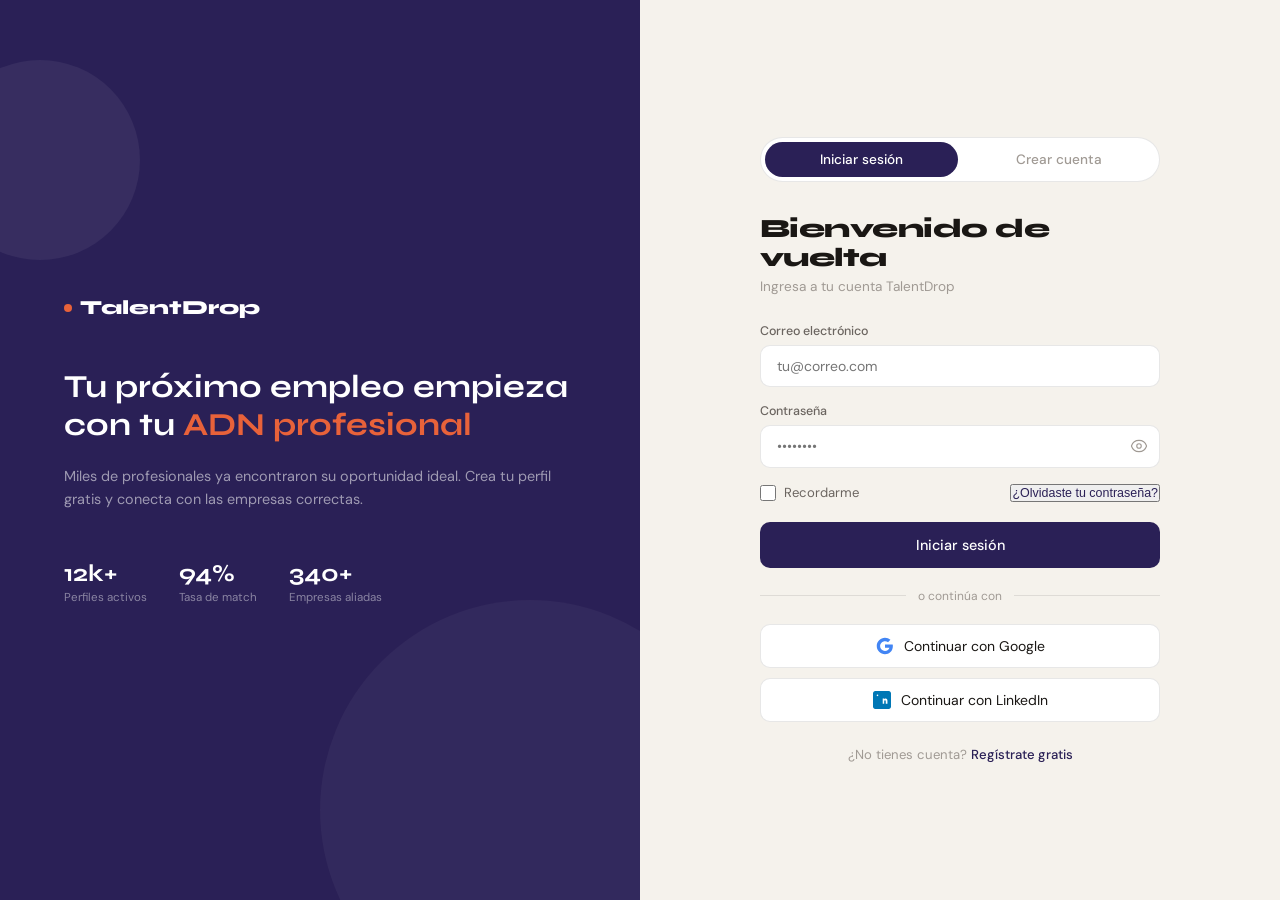
<file: pages/login.html>
<!DOCTYPE html>
<html lang="es">
<head>
<meta charset="UTF-8">
<meta name="viewport" content="width=device-width, initial-scale=1.0">
<title>Iniciar sesión — TalentDrop</title>
<link href="https://fonts.googleapis.com/css2?family=Syne:wght@400;500;600;700;800&family=DM+Sans:ital,wght@0,300;0,400;0,500;1,300&display=swap" rel="stylesheet">
<link rel="stylesheet" href="../css/style.css">
<style>
  * { box-sizing: border-box; margin: 0; padding: 0; }

  .auth-page {
    min-height: 100vh;
    display: grid;
    grid-template-columns: 1fr 1fr;
  }

  /* LEFT PANEL */
  .auth-left {
    background: var(--accent);
    display: flex; flex-direction: column; justify-content: center;
    padding: 4rem; position: relative; overflow: hidden;
  }
  .auth-left::before {
    content:''; position:absolute; width:420px; height:420px; border-radius:50%;
    background:rgba(255,255,255,0.04); bottom:-120px; right:-100px;
  }
  .auth-left::after {
    content:''; position:absolute; width:200px; height:200px; border-radius:50%;
    background:rgba(255,255,255,0.06); top:60px; left:-60px;
  }
  .auth-logo {
    display:flex; align-items:center; gap:8px; margin-bottom:3rem;
    font-family:'Syne',sans-serif; font-weight:800; font-size:1.25rem; color:#fff;
    text-decoration:none; position:relative; z-index:1;
  }
  .auth-logo .logo-dot { width:8px; height:8px; border-radius:50%; background:var(--accent2); flex-shrink:0; }
  .auth-quote {
    font-family:'Syne',sans-serif; font-size:2rem; font-weight:700;
    color:#fff; line-height:1.2; margin-bottom:1.25rem; position:relative; z-index:1;
  }
  .auth-quote em { font-style:normal; color:var(--accent2); }
  .auth-left > p { color:rgba(255,255,255,0.55); font-size:0.9rem; position:relative; z-index:1; line-height:1.6; }
  .auth-stats { display:flex; gap:2rem; margin-top:3rem; position:relative; z-index:1; }
  .auth-stat-num { font-family:'Syne',sans-serif; font-size:1.5rem; font-weight:700; color:#fff; }
  .auth-stat-label { font-size:0.72rem; color:rgba(255,255,255,0.45); margin-top:2px; }

  /* RIGHT PANEL */
  .auth-right {
    display:flex; flex-direction:column; justify-content:center;
    align-items:center; padding:3rem 4rem; background:var(--bg);
    overflow-y:auto;
  }
  .auth-form { width:100%; max-width:400px; }

  /* Tab switcher */
  .auth-tabs {
    display:flex; background:var(--surface); border:0.5px solid var(--border);
    border-radius:100px; padding:4px; margin-bottom:2rem; gap:4px;
  }
  .auth-tab {
    flex:1; padding:0.55rem; border-radius:100px; border:none;
    font-family:'DM Sans',sans-serif; font-size:0.85rem; font-weight:500;
    cursor:pointer; transition:background 0.2s, color 0.2s; color:var(--ink3);
    background:transparent;
  }
  .auth-tab.active { background:var(--accent); color:#fff; }

  /* Panels */
  .auth-panel { display:none; }
  .auth-panel.visible { display:block; }

  .auth-panel h2 {
    font-family:'Syne',sans-serif; font-size:1.65rem; font-weight:800;
    margin-bottom:0.35rem; letter-spacing:-0.02em;
  }
  .auth-panel > p { font-size:0.85rem; color:var(--ink3); margin-bottom:1.75rem; }

  /* Form elements */
  .form-group { margin-bottom:1rem; position:relative; }
  .form-label { font-size:0.78rem; font-weight:500; color:var(--ink2); margin-bottom:6px; display:block; }
  .form-input {
    width:100%; padding:0.7rem 1rem; border:0.5px solid var(--border);
    border-radius:var(--radius-sm); font-family:'DM Sans',sans-serif;
    font-size:0.875rem; color:var(--ink); background:var(--surface);
    outline:none; transition:border-color 0.2s;
  }
  .form-input:focus { border-color:var(--accent); }
  .form-input.error { border-color:#E24B4A; }
  .field-error { font-size:0.72rem; color:#E24B4A; margin-top:4px; display:none; }
  .field-error.visible { display:block; }

  /* Password toggle */
  .password-wrap { position:relative; }
  .password-wrap .form-input { padding-right:2.75rem; }
  .pass-toggle {
    position:absolute; right:0.75rem; top:50%; transform:translateY(-50%);
    background:none; border:none; cursor:pointer; color:var(--ink3);
    display:flex; align-items:center; padding:0;
  }
  .pass-toggle:hover { color:var(--accent); }
  .pass-toggle svg { width:18px; height:18px; }

  /* Strength bar */
  .strength-wrap { margin-top:8px; }
  .strength-bar { height:4px; background:var(--border2); border-radius:100px; overflow:hidden; margin-bottom:4px; }
  .strength-fill { height:100%; border-radius:100px; width:0; transition:width 0.3s, background 0.3s; }
  .strength-label { font-size:0.68rem; color:var(--ink3); }

  /* Checkbox row */
  .check-row {
    display:flex; align-items:center; gap:8px; margin-bottom:1.25rem;
    font-size:0.82rem; color:var(--ink2);
  }
  .check-row input[type="checkbox"] { width:16px; height:16px; accent-color:var(--accent); cursor:pointer; }
  .check-row a { color:var(--accent); text-decoration:none; }
  .check-row a:hover { text-decoration:underline; }

  /* Forgot */
  .forgot-link {
    display:block; text-align:right; font-size:0.78rem;
    color:var(--accent); text-decoration:none; margin-bottom:1.25rem;
  }
  .forgot-link:hover { text-decoration:underline; }

  /* Buttons */
  .btn-auth {
    width:100%; padding:0.875rem; background:var(--accent); color:#fff;
    border:none; border-radius:var(--radius-sm); font-family:'DM Sans',sans-serif;
    font-size:0.9rem; font-weight:500; cursor:pointer;
    transition:opacity 0.2s, transform 0.15s;
    display:flex; align-items:center; justify-content:center; gap:8px;
  }
  .btn-auth:hover { opacity:0.9; transform:translateY(-1px); }
  .btn-auth:disabled { opacity:0.5; cursor:not-allowed; transform:none; }
  .btn-auth.loading::after {
    content:''; width:16px; height:16px; border:2px solid rgba(255,255,255,0.4);
    border-top-color:#fff; border-radius:50%; animation:spin 0.7s linear infinite;
  }
  @keyframes spin { to { transform:rotate(360deg); } }

  /* Divider */
  .divider {
    display:flex; align-items:center; gap:12px; margin:1.25rem 0;
    font-size:0.75rem; color:var(--ink3);
  }
  .divider::before, .divider::after { content:''; flex:1; height:0.5px; background:var(--border); }

  /* Social buttons */
  .social-btn {
    width:100%; padding:0.75rem; background:var(--surface);
    border:0.5px solid var(--border); border-radius:var(--radius-sm);
    font-family:'DM Sans',sans-serif; font-size:0.875rem; cursor:pointer;
    display:flex; align-items:center; justify-content:center; gap:10px;
    margin-bottom:10px; color:var(--ink); transition:border-color 0.2s, background 0.2s;
  }
  .social-btn:hover { border-color:var(--accent); background:rgba(42,32,86,0.03); }

  /* Alert toast */
  .toast {
    position:fixed; bottom:2rem; left:50%; transform:translateX(-50%) translateY(20px);
    background:var(--ink); color:#fff; padding:0.75rem 1.5rem;
    border-radius:100px; font-size:0.85rem; font-weight:500;
    opacity:0; transition:opacity 0.3s, transform 0.3s; z-index:1000;
    white-space:nowrap; pointer-events:none;
  }
  .toast.show { opacity:1; transform:translateX(-50%) translateY(0); }
  .toast.success { background:var(--accent3); }
  .toast.error   { background:#E24B4A; }

  /* Alert inline */
  .inline-alert {
    padding:0.75rem 1rem; border-radius:var(--radius-sm);
    font-size:0.82rem; margin-bottom:1rem; display:none;
    border:0.5px solid;
  }
  .inline-alert.error   { background:rgba(226,75,74,0.08); color:#C0392B; border-color:rgba(226,75,74,0.2); }
  .inline-alert.success { background:rgba(76,175,125,0.1); color:#2E7D32; border-color:rgba(76,175,125,0.25); }
  .inline-alert.visible { display:block; }

  /* Recovery panel */
  .back-link {
    display:inline-flex; align-items:center; gap:6px;
    font-size:0.82rem; color:var(--ink2); cursor:pointer;
    margin-bottom:1.5rem; background:none; border:none;
    font-family:'DM Sans',sans-serif; padding:0;
  }
  .back-link:hover { color:var(--accent); }
  .back-link svg { width:14px; height:14px; }

  /* Footer text */
  .auth-footer { text-align:center; margin-top:1.5rem; font-size:0.82rem; color:var(--ink3); }
  .auth-footer button {
    background:none; border:none; color:var(--accent);
    font-family:'DM Sans',sans-serif; font-size:0.82rem;
    font-weight:500; cursor:pointer; padding:0;
  }
  .auth-footer button:hover { text-decoration:underline; }

  /* Responsive */
  @media (max-width: 768px) {
    .auth-page { grid-template-columns: 1fr; }
    .auth-left { display:none; }
    .auth-right { padding:2rem 1.5rem; }
  }
</style>
</head>
<body>

<div class="auth-page">

  <!-- LEFT -->
  <div class="auth-left">
    <a class="auth-logo" href="../index.html">
      <div class="logo-dot"></div>TalentDrop
    </a>
    <div class="auth-quote">Tu próximo empleo empieza con tu <em>ADN profesional</em></div>
    <p>Miles de profesionales ya encontraron su oportunidad ideal. Crea tu perfil gratis y conecta con las empresas correctas.</p>
    <div class="auth-stats">
      <div><div class="auth-stat-num">12k+</div><div class="auth-stat-label">Perfiles activos</div></div>
      <div><div class="auth-stat-num">94%</div><div class="auth-stat-label">Tasa de match</div></div>
      <div><div class="auth-stat-num">340+</div><div class="auth-stat-label">Empresas aliadas</div></div>
    </div>
  </div>

  <!-- RIGHT -->
  <div class="auth-right">
    <div class="auth-form">

      <!-- TAB SWITCHER -->
      <div class="auth-tabs" id="authTabs">
        <button class="auth-tab active" onclick="switchTab('login')">Iniciar sesión</button>
        <button class="auth-tab"        onclick="switchTab('register')">Crear cuenta</button>
      </div>

      <!-- ── PANEL LOGIN ── -->
      <div class="auth-panel visible" id="panelLogin">
        <h2>Bienvenido de vuelta</h2>
        <p>Ingresa a tu cuenta TalentDrop</p>

        <div class="inline-alert" id="loginAlert"></div>

        <div class="form-group">
          <label class="form-label">Correo electrónico</label>
          <input type="email" id="loginEmail" class="form-input" placeholder="tu@correo.com" autocomplete="email">
          <div class="field-error" id="loginEmailErr">Ingresa un correo válido</div>
        </div>

        <div class="form-group">
          <label class="form-label">Contraseña</label>
          <div class="password-wrap">
            <input type="password" id="loginPass" class="form-input" placeholder="••••••••" autocomplete="current-password">
            <button class="pass-toggle" type="button" onclick="togglePass('loginPass', this)" tabindex="-1">
              <svg id="eyeLogin" fill="none" stroke="currentColor" stroke-width="1.5" viewBox="0 0 24 24">
                <path stroke-linecap="round" stroke-linejoin="round" d="M2.036 12.322a1.012 1.012 0 010-.639C3.423 7.51 7.36 4.5 12 4.5c4.638 0 8.573 3.007 9.963 7.178.07.207.07.431 0 .639C20.577 16.49 16.64 19.5 12 19.5c-4.638 0-8.573-3.007-9.963-7.178z"/>
                <path stroke-linecap="round" stroke-linejoin="round" d="M15 12a3 3 0 11-6 0 3 3 0 016 0z"/>
              </svg>
            </button>
          </div>
          <div class="field-error" id="loginPassErr">Ingresa tu contraseña</div>
        </div>

        <div style="display:flex;align-items:center;justify-content:space-between;margin-bottom:1.25rem;">
          <label class="check-row" style="margin:0;">
            <input type="checkbox" id="rememberMe"> Recordarme
          </label>
          <button class="forgot-link" style="display:inline;margin:0;" onclick="switchTab('recovery')">¿Olvidaste tu contraseña?</button>
        </div>

        <button class="btn-auth" id="loginBtn" onclick="doLogin()">
          Iniciar sesión
        </button>

        <div class="divider">o continúa con</div>

        <button class="social-btn" onclick="socialLogin('Google')">
          <svg width="18" height="18" viewBox="0 0 48 48">
            <path fill="#4285F4" d="M44.5 20H24v8.5h11.8C34.7 33.9 30.1 37 24 37c-7.2 0-13-5.8-13-13s5.8-13 13-13c3.1 0 5.9 1.1 8.1 2.9l6.4-6.4C34.6 4.1 29.6 2 24 2 11.8 2 2 11.8 2 24s9.8 22 22 22c11 0 21-8 21-22 0-1.3-.2-2.7-.5-4z"/>
          </svg>
          Continuar con Google
        </button>
        <button class="social-btn" onclick="socialLogin('LinkedIn')">
          <svg width="18" height="18" viewBox="0 0 48 48">
            <path fill="#0077B5" d="M42 0H6C2.7 0 0 2.7 0 6v36c0 3.3 2.7 6 6 6h36c3.3 0 6-2.7 6-6V6c0-3.3-2.7-6-6-6zM14 20h-4v14h4V20zm-2-6.3c-1.3 0-2.3-1-2.3-2.3S10.7 9.1 12 9.1s2.3 1 2.3 2.3-1 2.3-2.3 2.3zM38 34h-4v-6.8c0-1.6-.6-2.7-2-2.7-1.1 0-1.7.7-2 1.4-.1.3-.1.6-.1 1V34h-4V20h4v2c.6-.8 1.5-2 3.8-2 2.8 0 4.8 1.8 4.8 5.7V34z"/>
          </svg>
          Continuar con LinkedIn
        </button>

        <div class="auth-footer">
          ¿No tienes cuenta? <button onclick="switchTab('register')">Regístrate gratis</button>
        </div>
      </div>

      <!-- ── PANEL REGISTRO ── -->
      <div class="auth-panel" id="panelRegister">
        <h2>Crea tu cuenta</h2>
        <p>Es gratis y toma menos de 1 minuto</p>

        <div class="inline-alert" id="registerAlert"></div>

        <div style="display:grid;grid-template-columns:1fr 1fr;gap:10px;">
          <div class="form-group">
            <label class="form-label">Nombre *</label>
            <input type="text" id="regNombre" class="form-input" placeholder="Ana">
            <div class="field-error" id="regNombreErr">Requerido</div>
          </div>
          <div class="form-group">
            <label class="form-label">Apellido *</label>
            <input type="text" id="regApellido" class="form-input" placeholder="García">
            <div class="field-error" id="regApellidoErr">Requerido</div>
          </div>
        </div>

        <div class="form-group">
          <label class="form-label">Correo electrónico *</label>
          <input type="email" id="regEmail" class="form-input" placeholder="ana@correo.com" autocomplete="email">
          <div class="field-error" id="regEmailErr">Ingresa un correo válido</div>
        </div>

        <div class="form-group">
          <label class="form-label">Contraseña *</label>
          <div class="password-wrap">
            <input type="password" id="regPass" class="form-input" placeholder="Mínimo 6 caracteres" autocomplete="new-password" oninput="checkStrength(this.value)">
            <button class="pass-toggle" type="button" onclick="togglePass('regPass', this)" tabindex="-1">
              <svg fill="none" stroke="currentColor" stroke-width="1.5" viewBox="0 0 24 24">
                <path stroke-linecap="round" stroke-linejoin="round" d="M2.036 12.322a1.012 1.012 0 010-.639C3.423 7.51 7.36 4.5 12 4.5c4.638 0 8.573 3.007 9.963 7.178.07.207.07.431 0 .639C20.577 16.49 16.64 19.5 12 19.5c-4.638 0-8.573-3.007-9.963-7.178z"/>
                <path stroke-linecap="round" stroke-linejoin="round" d="M15 12a3 3 0 11-6 0 3 3 0 016 0z"/>
              </svg>
            </button>
          </div>
          <div class="strength-wrap">
            <div class="strength-bar"><div class="strength-fill" id="strengthFill"></div></div>
            <div class="strength-label" id="strengthLabel"></div>
          </div>
          <div class="field-error" id="regPassErr">Mínimo 6 caracteres</div>
        </div>

        <div class="form-group">
          <label class="form-label">Confirmar contraseña *</label>
          <div class="password-wrap">
            <input type="password" id="regPassConfirm" class="form-input" placeholder="Repite tu contraseña" autocomplete="new-password">
            <button class="pass-toggle" type="button" onclick="togglePass('regPassConfirm', this)" tabindex="-1">
              <svg fill="none" stroke="currentColor" stroke-width="1.5" viewBox="0 0 24 24">
                <path stroke-linecap="round" stroke-linejoin="round" d="M2.036 12.322a1.012 1.012 0 010-.639C3.423 7.51 7.36 4.5 12 4.5c4.638 0 8.573 3.007 9.963 7.178.07.207.07.431 0 .639C20.577 16.49 16.64 19.5 12 19.5c-4.638 0-8.573-3.007-9.963-7.178z"/>
                <path stroke-linecap="round" stroke-linejoin="round" d="M15 12a3 3 0 11-6 0 3 3 0 016 0z"/>
              </svg>
            </button>
          </div>
          <div class="field-error" id="regPassConfirmErr">Las contraseñas no coinciden</div>
        </div>

        <label class="check-row">
          <input type="checkbox" id="regTerminos">
          Acepto los <a href="#" onclick="return false">Términos de uso</a> y la <a href="#" onclick="return false">Política de privacidad</a>
        </label>

        <button class="btn-auth" id="registerBtn" onclick="doRegister()">
          Crear cuenta gratis
        </button>

        <div class="auth-footer">
          ¿Ya tienes cuenta? <button onclick="switchTab('login')">Inicia sesión</button>
        </div>
      </div>

      <!-- ── PANEL RECUPERACIÓN ── -->
      <div class="auth-panel" id="panelRecovery">
        <button class="back-link" onclick="switchTab('login')">
          <svg fill="none" stroke="currentColor" stroke-width="2" viewBox="0 0 24 24"><path stroke-linecap="round" stroke-linejoin="round" d="M10.5 19.5L3 12m0 0l7.5-7.5M3 12h18"/></svg>
          Volver al login
        </button>
        <h2>Recupera tu cuenta</h2>
        <p>Ingresa tu correo y te enviaremos las instrucciones.</p>

        <div class="inline-alert" id="recoveryAlert"></div>

        <div class="form-group">
          <label class="form-label">Correo electrónico</label>
          <input type="email" id="recoveryEmail" class="form-input" placeholder="tu@correo.com">
          <div class="field-error" id="recoveryEmailErr">Ingresa un correo válido</div>
        </div>

        <button class="btn-auth" onclick="doRecovery()">
          Enviar instrucciones
        </button>
      </div>

    </div>
  </div>
</div>

<!-- Toast -->
<div class="toast" id="toast"></div>

<script>
// =========================================
//   TalentDrop — Auth System
//   Usa localStorage como "base de datos"
// =========================================

const USERS_KEY   = 'td_users';
const SESSION_KEY = 'td_session';

// ── Helpers de usuarios ──
function getUsers() {
  try { return JSON.parse(localStorage.getItem(USERS_KEY) || '[]'); } catch(e) { return []; }
}
function saveUsers(users) {
  localStorage.setItem(USERS_KEY, JSON.stringify(users));
}
function findUser(email) {
  return getUsers().find(u => u.email.toLowerCase() === email.toLowerCase());
}
function hashPass(str) {
  // Simple hash (btoa + rot) — suficiente para demo sin backend
  return btoa(unescape(encodeURIComponent(str))).split('').reverse().join('');
}

// ── Sesión ──
function setSession(user, remember) {
  const sess = { email: user.email, nombre: user.nombre, apellido: user.apellido, ts: Date.now() };
  if (remember) {
    localStorage.setItem(SESSION_KEY, JSON.stringify(sess));
  } else {
    sessionStorage.setItem(SESSION_KEY, JSON.stringify(sess));
  }
}
function getSession() {
  try {
    return JSON.parse(localStorage.getItem(SESSION_KEY) || sessionStorage.getItem(SESSION_KEY) || 'null');
  } catch(e) { return null; }
}
function clearSession() {
  localStorage.removeItem(SESSION_KEY);
  sessionStorage.removeItem(SESSION_KEY);
}

// ── Si ya hay sesión activa → redirigir ──
const activeSession = getSession();
if (activeSession) {
  window.location.href = 'dashboard.html';
}

// ── Registrar usuario demo por defecto (para pruebas) ──
(function seedDemo() {
  const users = getUsers();
  if (!users.find(u => u.email === 'demo@talentdrop.com')) {
    users.push({ email: 'demo@talentdrop.com', nombre: 'Demo', apellido: 'Usuario', pass: hashPass('demo123') });
    saveUsers(users);
  }
})();

// ── Navegación entre tabs ──
function switchTab(tab) {
  ['login','register','recovery'].forEach(t => {
    document.getElementById('panel' + t.charAt(0).toUpperCase() + t.slice(1)).classList.remove('visible');
  });
  document.getElementById('panel' + tab.charAt(0).toUpperCase() + tab.slice(1)).classList.add('visible');

  // Tabs UI
  const tabs = document.querySelectorAll('.auth-tab');
  tabs[0].classList.toggle('active', tab === 'login');
  tabs[1].classList.toggle('active', tab === 'register');

  // Hide tabs on recovery
  document.getElementById('authTabs').style.display = tab === 'recovery' ? 'none' : '';

  clearAlerts();
}

function clearAlerts() {
  document.querySelectorAll('.inline-alert').forEach(el => el.classList.remove('visible'));
  document.querySelectorAll('.field-error').forEach(el => el.classList.remove('visible'));
  document.querySelectorAll('.form-input').forEach(el => el.classList.remove('error'));
}

// ── Mostrar/ocultar contraseña ──
function togglePass(inputId, btn) {
  const inp = document.getElementById(inputId);
  const isText = inp.type === 'text';
  inp.type = isText ? 'password' : 'text';
  btn.querySelector('svg path:last-child') &&
    (btn.innerHTML = isText
      ? `<svg fill="none" stroke="currentColor" stroke-width="1.5" viewBox="0 0 24 24"><path stroke-linecap="round" stroke-linejoin="round" d="M2.036 12.322a1.012 1.012 0 010-.639C3.423 7.51 7.36 4.5 12 4.5c4.638 0 8.573 3.007 9.963 7.178.07.207.07.431 0 .639C20.577 16.49 16.64 19.5 12 19.5c-4.638 0-8.573-3.007-9.963-7.178z"/><path stroke-linecap="round" stroke-linejoin="round" d="M15 12a3 3 0 11-6 0 3 3 0 016 0z"/></svg>`
      : `<svg fill="none" stroke="currentColor" stroke-width="1.5" viewBox="0 0 24 24"><path stroke-linecap="round" stroke-linejoin="round" d="M3.98 8.223A10.477 10.477 0 001.934 12C3.226 16.338 7.244 19.5 12 19.5c.993 0 1.953-.138 2.863-.395M6.228 6.228A10.45 10.45 0 0112 4.5c4.756 0 8.773 3.162 10.065 7.498a10.523 10.523 0 01-4.293 5.774M6.228 6.228L3 3m3.228 3.228l3.65 3.65m7.894 7.894L21 21m-3.228-3.228l-3.65-3.65m0 0a3 3 0 10-4.243-4.243m4.242 4.242L9.88 9.88"/></svg>`
    );
}

// ── Indicador de fortaleza de contraseña ──
function checkStrength(val) {
  const fill  = document.getElementById('strengthFill');
  const label = document.getElementById('strengthLabel');
  if (!val) { fill.style.width='0'; label.textContent=''; return; }
  let score = 0;
  if (val.length >= 6)  score++;
  if (val.length >= 10) score++;
  if (/[A-Z]/.test(val)) score++;
  if (/[0-9]/.test(val)) score++;
  if (/[^A-Za-z0-9]/.test(val)) score++;
  const levels = [
    { w:'20%', c:'#E24B4A', t:'Muy débil' },
    { w:'40%', c:'#E8623A', t:'Débil' },
    { w:'60%', c:'#F5A623', t:'Regular' },
    { w:'80%', c:'#4CAF7D', t:'Fuerte' },
    { w:'100%',c:'#2E7D32', t:'Muy fuerte' },
  ];
  const lvl = levels[Math.min(score, 4)];
  fill.style.width      = lvl.w;
  fill.style.background = lvl.c;
  label.textContent     = lvl.t;
  label.style.color     = lvl.c;
}

// ── Toast ──
let toastTimer;
function showToast(msg, type = '') {
  const t = document.getElementById('toast');
  t.textContent = msg;
  t.className = 'toast show ' + type;
  clearTimeout(toastTimer);
  toastTimer = setTimeout(() => t.classList.remove('show'), 3500);
}

// ── Alert inline ──
function showAlert(id, msg, type = 'error') {
  const el = document.getElementById(id);
  el.textContent = msg;
  el.className = `inline-alert ${type} visible`;
}

// ── INICIAR SESIÓN ──
function doLogin() {
  clearAlerts();
  const email = document.getElementById('loginEmail').value.trim();
  const pass  = document.getElementById('loginPass').value;
  const remember = document.getElementById('rememberMe').checked;
  let ok = true;

  if (!/^[^\s@]+@[^\s@]+\.[^\s@]+$/.test(email)) {
    document.getElementById('loginEmail').classList.add('error');
    document.getElementById('loginEmailErr').classList.add('visible');
    ok = false;
  }
  if (!pass) {
    document.getElementById('loginPass').classList.add('error');
    document.getElementById('loginPassErr').classList.add('visible');
    ok = false;
  }
  if (!ok) return;

  // Simular carga
  const btn = document.getElementById('loginBtn');
  btn.disabled = true;
  btn.classList.add('loading');
  btn.textContent = '';

  setTimeout(() => {
    const user = findUser(email);
    if (!user) {
      btn.disabled = false;
      btn.classList.remove('loading');
      btn.textContent = 'Iniciar sesión';
      showAlert('loginAlert', '❌ No existe una cuenta con ese correo. ¿Quieres registrarte?');
      return;
    }
    if (user.pass !== hashPass(pass)) {
      btn.disabled = false;
      btn.classList.remove('loading');
      btn.textContent = 'Iniciar sesión';
      showAlert('loginAlert', '❌ Contraseña incorrecta. Inténtalo de nuevo.');
      document.getElementById('loginPass').classList.add('error');
      return;
    }

    // ✅ Login exitoso
    setSession(user, remember);
    // Si el usuario ya tiene perfil, va al dashboard; si no, al upload
    const hasProfile = !!localStorage.getItem('td_profile');
    showToast('¡Bienvenido de vuelta, ' + user.nombre + '! 👋', 'success');
    setTimeout(() => {
      window.location.href = hasProfile ? 'dashboard.html' : 'upload.html';
    }, 800);
  }, 900);
}

// ── REGISTRAR ──
function doRegister() {
  clearAlerts();
  const nombre   = document.getElementById('regNombre').value.trim();
  const apellido = document.getElementById('regApellido').value.trim();
  const email    = document.getElementById('regEmail').value.trim();
  const pass     = document.getElementById('regPass').value;
  const passC    = document.getElementById('regPassConfirm').value;
  const terminos = document.getElementById('regTerminos').checked;
  let ok = true;

  if (!nombre)   { document.getElementById('regNombre').classList.add('error');   document.getElementById('regNombreErr').classList.add('visible');   ok=false; }
  if (!apellido) { document.getElementById('regApellido').classList.add('error'); document.getElementById('regApellidoErr').classList.add('visible'); ok=false; }
  if (!/^[^\s@]+@[^\s@]+\.[^\s@]+$/.test(email)) { document.getElementById('regEmail').classList.add('error'); document.getElementById('regEmailErr').classList.add('visible'); ok=false; }
  if (pass.length < 6) { document.getElementById('regPass').classList.add('error'); document.getElementById('regPassErr').classList.add('visible'); ok=false; }
  if (pass !== passC)  { document.getElementById('regPassConfirm').classList.add('error'); document.getElementById('regPassConfirmErr').classList.add('visible'); ok=false; }
  if (!terminos) { showAlert('registerAlert', '⚠️ Debes aceptar los términos y condiciones.'); ok=false; }
  if (!ok) return;

  if (findUser(email)) {
    showAlert('registerAlert', '❌ Ya existe una cuenta con ese correo. ¿Quieres iniciar sesión?');
    return;
  }

  const btn = document.getElementById('registerBtn');
  btn.disabled = true; btn.classList.add('loading'); btn.textContent = '';

  setTimeout(() => {
    const users = getUsers();
    const newUser = { email, nombre, apellido, pass: hashPass(pass), createdAt: Date.now() };
    users.push(newUser);
    saveUsers(users);
    setSession(newUser, true);

    showToast('¡Cuenta creada! Bienvenido/a, ' + nombre + ' 🎉', 'success');
    setTimeout(() => { window.location.href = 'upload.html'; }, 900);
  }, 1000);
}

// ── RECUPERAR CONTRASEÑA ──
function doRecovery() {
  clearAlerts();
  const email = document.getElementById('recoveryEmail').value.trim();
  if (!/^[^\s@]+@[^\s@]+\.[^\s@]+$/.test(email)) {
    document.getElementById('recoveryEmail').classList.add('error');
    document.getElementById('recoveryEmailErr').classList.add('visible');
    return;
  }
  const user = findUser(email);
  if (!user) {
    showAlert('recoveryAlert', '❌ No encontramos una cuenta con ese correo.');
    return;
  }
  // Simular envío de correo
  showAlert('recoveryAlert',
    `✅ Instrucciones enviadas a ${email}. Revisa tu bandeja de entrada.`, 'success');
  showToast('Correo de recuperación enviado 📧', 'success');
}

// ── Login social (simulado) ──
function socialLogin(provider) {
  showToast(`Conectando con ${provider}…`);
  setTimeout(() => {
    // Crear sesión simulada para social login
    const fakeUser = {
      email: `usuario.${provider.toLowerCase()}@talentdrop.com`,
      nombre: 'Usuario',
      apellido: provider,
    };
    setSession(fakeUser, true);
    showToast(`¡Conectado con ${provider}! 👋`, 'success');
    setTimeout(() => {
      const hasProfile = !!localStorage.getItem('td_profile');
      window.location.href = hasProfile ? 'dashboard.html' : 'upload.html';
    }, 700);
  }, 1200);
}

// ── Enter key en inputs ──
document.getElementById('loginEmail').addEventListener('keydown',   e => { if(e.key==='Enter') document.getElementById('loginPass').focus(); });
document.getElementById('loginPass').addEventListener('keydown',    e => { if(e.key==='Enter') doLogin(); });
document.getElementById('regEmail').addEventListener('keydown',     e => { if(e.key==='Enter') document.getElementById('regPass').focus(); });
document.getElementById('regPass').addEventListener('keydown',      e => { if(e.key==='Enter') document.getElementById('regPassConfirm').focus(); });
document.getElementById('regPassConfirm').addEventListener('keydown', e => { if(e.key==='Enter') doRegister(); });
document.getElementById('recoveryEmail').addEventListener('keydown', e => { if(e.key==='Enter') doRecovery(); });
</script>
</body>
</html>
</file>
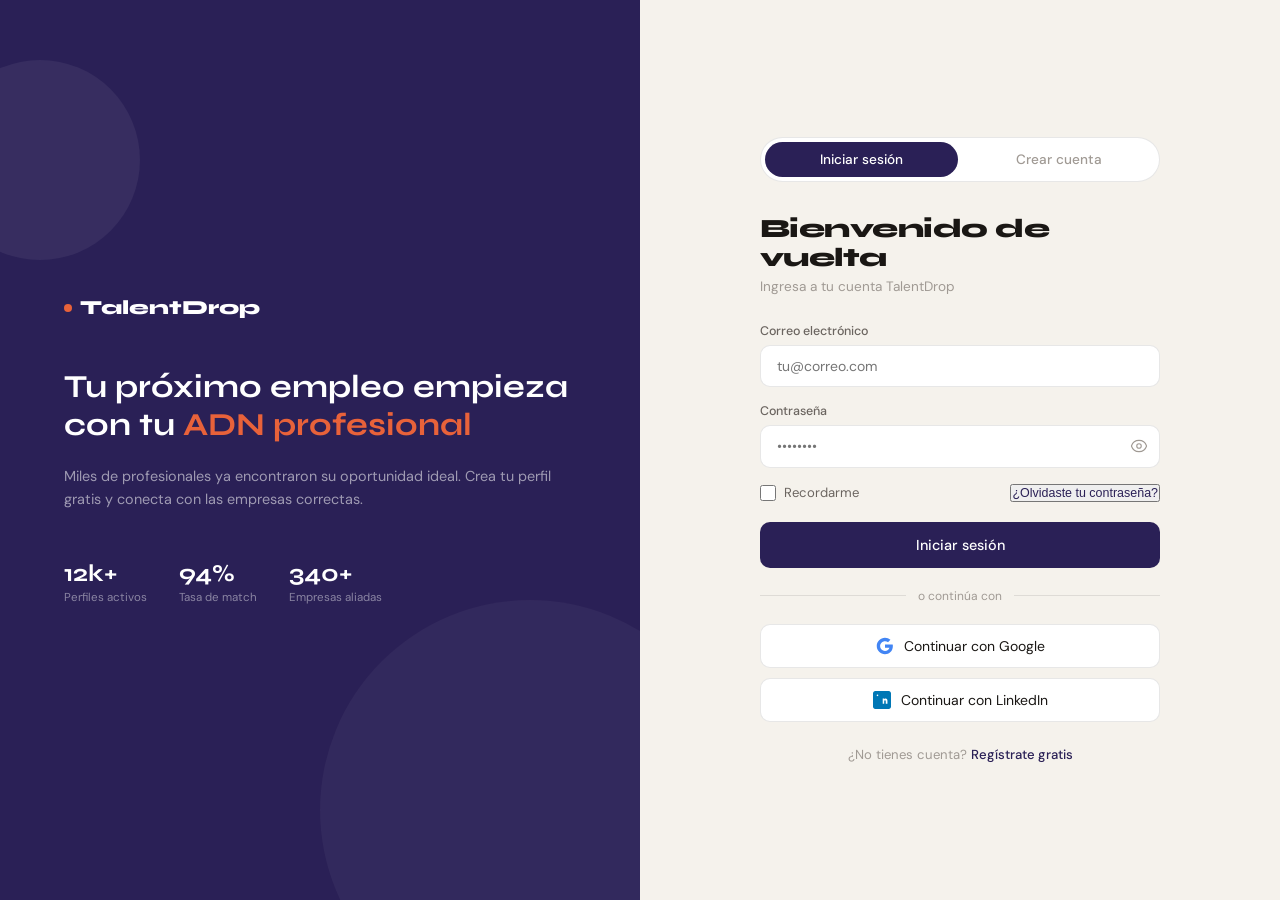
<file: pages/perfil.html>
<!DOCTYPE html>
<html lang="es">
<head>
<meta charset="UTF-8">
<meta name="viewport" content="width=device-width, initial-scale=1.0">
<title>Mi perfil — TalentDrop</title>
<link href="https://fonts.googleapis.com/css2?family=Syne:wght@400;500;600;700;800&family=DM+Sans:wght@300;400;500&display=swap" rel="stylesheet">
<link rel="stylesheet" href="../css/style.css">
<style>
  .perfil-page { padding: 100px 2rem 5rem; max-width: 860px; margin: auto; }

  /* Hero card */
  .perfil-hero-card {
    border-radius: 24px; overflow: hidden;
    border: 0.5px solid var(--border);
    box-shadow: 0 8px 32px rgba(0,0,0,0.06);
    margin-bottom: 1.5rem;
  }
  .perfil-banner {
    height: 140px; background: var(--accent); position: relative; overflow: hidden;
  }
  .perfil-banner::before {
    content: ''; position: absolute; right: -60px; top: -60px;
    width: 260px; height: 260px; border-radius: 50%;
    background: rgba(255,255,255,0.06);
  }
  .perfil-banner::after {
    content: ''; position: absolute; left: 40%; bottom: -80px;
    width: 180px; height: 180px; border-radius: 50%;
    background: rgba(232,98,58,0.15);
  }
  .perfil-body { background: var(--surface); padding: 0 2rem 2rem; }
  .perfil-avatar-wrap { display: flex; align-items: flex-end; justify-content: space-between; margin-top: -52px; margin-bottom: 1.25rem; }
  .perfil-avatar {
    width: 100px; height: 100px; border-radius: 50%;
    background: var(--accent2); color: #fff;
    display: flex; align-items: center; justify-content: center;
    font-family: 'Syne', sans-serif; font-weight: 800; font-size: 2rem;
    border: 4px solid var(--surface); position: relative; z-index: 1;
  }
  .perfil-name { font-family: 'Syne', sans-serif; font-size: 1.6rem; font-weight: 800; margin-bottom: 4px; }
  .perfil-area { font-size: 1rem; color: var(--ink2); margin-bottom: 0.75rem; }
  .perfil-meta { display: flex; gap: 1.5rem; flex-wrap: wrap; }
  .perfil-meta-item { display: flex; align-items: center; gap: 6px; font-size: 0.82rem; color: var(--ink3); }
  .perfil-meta-item svg { width: 14px; height: 14px; stroke: var(--ink3); flex-shrink: 0; }
  .perfil-meta-item a { color: var(--accent2); text-decoration: none; }
  .perfil-meta-item a:hover { text-decoration: underline; }

  /* Score pill on top right */
  .score-pill {
    background: rgba(42,32,86,0.08); border-radius: 16px; padding: 0.75rem 1.25rem;
    text-align: center; border: 0.5px solid rgba(42,32,86,0.15);
  }
  .score-pill-num { font-family: 'Syne', sans-serif; font-size: 1.75rem; font-weight: 800; color: var(--accent); line-height: 1; }
  .score-pill-label { font-size: 0.68rem; color: var(--ink3); margin-top: 2px; }

  /* Sections */
  .perfil-section { background: var(--surface); border: 0.5px solid var(--border); border-radius: 20px; padding: 1.75rem; margin-bottom: 1.25rem; }
  .perfil-section h4 {
    font-family: 'Syne', sans-serif; font-size: 0.95rem; font-weight: 600;
    margin-bottom: 1.25rem; display: flex; align-items: center; gap: 8px;
  }
  .perfil-section h4 svg { width: 18px; height: 18px; stroke: var(--accent); }

  /* Skills */
  .skill-row-p { display: flex; align-items: center; gap: 12px; margin-bottom: 12px; }
  .skill-row-p span:first-child { font-size: 0.82rem; color: var(--ink2); min-width: 120px; }
  .skill-track-p { flex: 1; height: 6px; background: var(--border2); border-radius: 100px; overflow: hidden; }
  .skill-fill-p { height: 100%; border-radius: 100px; width: 0; transition: width 1.2s cubic-bezier(0.4,0,0.2,1); }
  .sfp-blue   { background: var(--accent); }
  .sfp-green  { background: var(--accent3); }
  .sfp-orange { background: var(--accent2); }
  .skill-pct-p { font-size: 0.75rem; font-weight: 600; min-width: 30px; text-align: right; }

  /* Resumen */
  #perfilResumen { font-size: 0.95rem; color: var(--ink2); line-height: 1.75; }

  /* ADN visual */
  .dna-helix-p { display: flex; gap: 5px; align-items: flex-end; height: 70px; margin-top: 0.75rem; }
  .dna-col-p { flex: 1; border-radius: 4px 4px 0 0; }

  /* Btn row */
  .btn-row-p { display: flex; gap: 12px; flex-wrap: wrap; }

  @media (max-width: 600px) {
    .perfil-meta { gap: 0.75rem; }
    .perfil-avatar-wrap { flex-direction: column; align-items: flex-start; gap: 1rem; }
  }
</style>
<script src="../js/auth.js"></script>
</head>
<body>

<nav></nav>

<div class="perfil-page">

  <div style="display:flex;align-items:center;justify-content:space-between;margin-bottom:1.25rem;flex-wrap:wrap;gap:10px;">
    <div class="section-tag">✦ Tu perfil profesional</div>
    <div style="display:flex;gap:10px;">
      <button class="btn-secondary" style="font-size:0.82rem;padding:0.55rem 1.1rem;" onclick="shareProfile()">Compartir</button>
      <button class="btn-primary"   style="font-size:0.82rem;padding:0.55rem 1.1rem;" onclick="window.location.href='upload.html'">Actualizar CV</button>
    </div>
  </div>

  <!-- HERO CARD -->
  <div class="perfil-hero-card animate">
    <div class="perfil-banner"></div>
    <div class="perfil-body">
      <div class="perfil-avatar-wrap">
        <div class="perfil-avatar" id="pAvatar">TD</div>
        <div class="score-pill">
          <div class="score-pill-num" id="pScore">—</div>
          <div class="score-pill-label">Score IA</div>
        </div>
      </div>
      <div class="perfil-name" id="pNombre">Cargando…</div>
      <div class="perfil-area" id="pArea"></div>
      <div class="perfil-meta" id="pMeta"></div>
    </div>
  </div>

  <!-- RESUMEN -->
  <div class="perfil-section animate delay-1">
    <h4>
      <svg fill="none" stroke-width="1.5" viewBox="0 0 24 24"><path stroke-linecap="round" stroke-linejoin="round" d="M15.75 6a3.75 3.75 0 11-7.5 0 3.75 3.75 0 017.5 0zM4.501 20.118a7.5 7.5 0 0114.998 0A17.933 17.933 0 0112 21.75c-2.676 0-5.216-.584-7.499-1.632z"/></svg>
      Resumen profesional
    </h4>
    <p id="perfilResumen" style="color:var(--ink3);font-size:0.9rem;line-height:1.75;">—</p>
  </div>

  <!-- HABILIDADES -->
  <div class="perfil-section animate delay-2">
    <h4>
      <svg fill="none" stroke-width="1.5" viewBox="0 0 24 24"><path stroke-linecap="round" stroke-linejoin="round" d="M9.813 15.904L9 18.75l-.813-2.846a4.5 4.5 0 00-3.09-3.09L2.25 12l2.846-.813a4.5 4.5 0 003.09-3.09L9 5.25l.813 2.846a4.5 4.5 0 003.09 3.09L15.75 12l-2.846.813a4.5 4.5 0 00-3.09 3.09z"/></svg>
      Habilidades detectadas
    </h4>
    <div id="perfilSkills"></div>
  </div>

  <!-- ADN VISUAL -->
  <div class="perfil-section animate delay-2">
    <h4>
      <svg fill="none" stroke-width="1.5" viewBox="0 0 24 24"><path stroke-linecap="round" stroke-linejoin="round" d="M3.75 3v11.25A2.25 2.25 0 006 16.5h2.25M3.75 3h-1.5m1.5 0h16.5m0 0h1.5m-1.5 0v11.25A2.25 2.25 0 0118 16.5h-2.25m-7.5 0h7.5m-7.5 0l-1 3m8.5-3l1 3"/></svg>
      Tu ADN visual
    </h4>
    <p style="font-size:0.8rem;color:var(--ink3);margin-bottom:0.25rem;">Representación única de tu perfil generada por IA</p>
    <div class="dna-helix-p" id="perfilDNA"></div>
  </div>

  <!-- ACCIONES -->
  <div class="btn-row-p animate delay-3">
    <button class="btn-primary" onclick="downloadProfile()">Descargar resumen TXT</button>
    <button class="btn-secondary" onclick="window.location.href='dashboard.html'">Ver dashboard</button>
    <button class="btn-secondary" onclick="window.location.href='upload.html'">← Editar datos</button>
  </div>

</div>

<footer style="background:var(--accent);padding:2rem 4rem;display:flex;justify-content:space-between;align-items:center;flex-wrap:wrap;gap:1rem;">
  <div>
    <div style="font-family:'Syne',sans-serif;font-weight:800;font-size:1.1rem;color:#fff;display:flex;align-items:center;gap:8px;"><div class="logo-dot"></div>TalentDrop</div>
    <div style="font-size:0.75rem;color:rgba(255,255,255,0.4);margin-top:3px;">© 2025 TalentDrop · Proyecto escolar</div>
  </div>
  <div style="display:flex;gap:1.25rem;">
    <a href="#" style="font-size:0.78rem;color:rgba(255,255,255,0.5);text-decoration:none;">Privacidad</a>
    <a href="#" style="font-size:0.78rem;color:rgba(255,255,255,0.5);text-decoration:none;">Términos</a>
  </div>
</footer>

<script>
// Auth
if(typeof requireAuth!=="undefined"){ if(!requireAuth()) throw new Error("auth"); }
if(typeof buildNav!=="undefined") buildNav("perfil");

// ── Leer datos ──
let profile = {};
try { profile = JSON.parse(localStorage.getItem('td_profile') || '{}'); } catch(e) {}

const nombre  = profile.nombre  || localStorage.getItem('nombre')  || 'Sin nombre';
const area    = profile.area    || localStorage.getItem('area')     || '—';
const email   = profile.email   || localStorage.getItem('correo')  || '';
const tel     = profile.tel     || localStorage.getItem('telefono') || '';
const ciudad  = profile.ciudad  || localStorage.getItem('ciudad')   || '';
const linkedin= profile.linkedin|| localStorage.getItem('linkedin') || '';
const resumen = profile.resumen || localStorage.getItem('resumen')  || 'Sin resumen profesional.';
const expYears= parseInt(profile.exp || localStorage.getItem('exp') || '2');
const skills  = profile.skills  || [];
const fecha   = profile.fecha   || new Date().toLocaleDateString('es-MX',{year:'numeric',month:'long',day:'numeric'});

const SKILL_BANKS = {
  diseño:      [{ n:'Figma', p:92 }, { n:'UX Research', p:85 }, { n:'Prototipado', p:88 }, { n:'CSS/HTML', p:72 }, { n:'Design Systems', p:80 }],
  tecnología:  [{ n:'JavaScript', p:88 }, { n:'React', p:82 }, { n:'Node.js', p:78 }, { n:'Python', p:75 }, { n:'Git', p:90 }],
  default:     [{ n:'Comunicación', p:82 }, { n:'Gestión', p:78 }, { n:'Creatividad', p:85 }, { n:'Análisis', p:75 }, { n:'Trabajo en equipo', p:88 }],
};
function detectKey(a) {
  const l = a.toLowerCase();
  if (l.includes('dise')||l.includes('ux'))  return 'diseño';
  if (l.includes('tec')||l.includes('dev'))   return 'tecnología';
  return 'default';
}
const skillSet = skills.length >= 3
  ? skills.map(s => ({ n:s, p: Math.round(65+Math.random()*30) }))
  : SKILL_BANKS[detectKey(area)] || SKILL_BANKS.default;

const baseScore = Math.min(60 + skillSet.length*4 + expYears*3, 99);
const initials  = nombre.split(' ').slice(0,2).map(w=>w[0]||'').join('').toUpperCase() || 'TD';

// Render
document.getElementById('pAvatar').textContent = initials;
document.getElementById('pScore').textContent  = baseScore;
document.getElementById('pNombre').textContent = nombre;
document.getElementById('pArea').textContent   = area + (expYears ? ` · ${expYears} años de experiencia` : '');

// Meta
const meta = document.getElementById('pMeta');
const metaItems = [
  { icon:'M12 21a9.004 9.004 0 008.716-6.747M12 21a9.004 9.004 0 01-8.716-6.747M12 21c2.485 0 4.5-4.03 4.5-9S14.485 3 12 3m0 18c-2.485 0-4.5-4.03-4.5-9S9.515 3 12 3m0 0a8.997 8.997 0 017.843 4.582M12 3a8.997 8.997 0 00-7.843 4.582m15.686 0A11.953 11.953 0 0112 10.5c-2.998 0-5.74-1.1-7.843-2.918m15.686 0A8.959 8.959 0 0121 12c0 .778-.099 1.533-.284 2.253m0 0A17.919 17.919 0 0112 16.5c-3.162 0-6.133-.815-8.716-2.247m0 0A9.015 9.015 0 013 12c0-1.605.42-3.113 1.157-4.418', val: ciudad },
  { icon:'M21.75 6.75v10.5a2.25 2.25 0 01-2.25 2.25h-15a2.25 2.25 0 01-2.25-2.25V6.75m19.5 0A2.25 2.25 0 0019.5 4.5h-15a2.25 2.25 0 00-2.25 2.25m19.5 0v.243a2.25 2.25 0 01-1.07 1.916l-7.5 4.615a2.25 2.25 0 01-2.36 0L3.32 8.91a2.25 2.25 0 01-1.07-1.916V6.75', val: email },
  { icon:'M2.25 6.75c0 8.284 6.716 15 15 15h2.25a2.25 2.25 0 002.25-2.25v-1.372c0-.516-.351-.966-.852-1.091l-4.423-1.106c-.44-.11-.902.055-1.173.417l-.97 1.293c-.282.376-.769.542-1.21.38a12.035 12.035 0 01-7.143-7.143c-.162-.441.004-.928.38-1.21l1.293-.97c.363-.271.527-.734.417-1.173L6.963 3.102a1.125 1.125 0 00-1.091-.852H4.5A2.25 2.25 0 002.25 4.5v2.25z', val: tel },
];
metaItems.forEach(item => {
  if (!item.val) return;
  meta.innerHTML += `
    <span class="perfil-meta-item">
      <svg fill="none" stroke-width="1.5" viewBox="0 0 24 24"><path stroke-linecap="round" stroke-linejoin="round" d="${item.icon}"/></svg>
      ${item.val}
    </span>`;
});
if (linkedin) {
  meta.innerHTML += `
    <span class="perfil-meta-item">
      <svg fill="none" stroke-width="1.5" viewBox="0 0 24 24"><path stroke-linecap="round" stroke-linejoin="round" d="M13.19 8.688a4.5 4.5 0 011.242 7.244l-4.5 4.5a4.5 4.5 0 01-6.364-6.364l1.757-1.757m13.35-.622l1.757-1.757a4.5 4.5 0 00-6.364-6.364l-4.5 4.5a4.5 4.5 0 001.242 7.244"/></svg>
      <a href="${linkedin.startsWith('http')?linkedin:'https://'+linkedin}" target="_blank">${linkedin}</a>
    </span>`;
}

document.getElementById('perfilResumen').textContent = resumen || 'Sin resumen profesional registrado.';

// Skill bars
const skillsWrap = document.getElementById('perfilSkills');
const colors = ['sfp-blue','sfp-green','sfp-orange','sfp-blue','sfp-green'];
skillSet.slice(0,5).forEach((s,i) => {
  skillsWrap.innerHTML += `
    <div class="skill-row-p">
      <span>${s.n}</span>
      <div class="skill-track-p"><div class="skill-fill-p ${colors[i]}" data-pct="${s.p}"></div></div>
      <span class="skill-pct-p">${s.p}%</span>
    </div>`;
});
setTimeout(() => {
  document.querySelectorAll('.skill-fill-p').forEach(el => { el.style.width = el.dataset.pct+'%'; });
}, 400);

// DNA Helix
const dna = document.getElementById('perfilDNA');
const dnaCols = [
  {h:'62%',c:'var(--accent)',o:'0.9'},{h:'82%',c:'var(--accent2)',o:'0.85'},{h:'50%',c:'var(--accent)',o:'0.55'},
  {h:'96%',c:'var(--accent3)',o:'0.9'},{h:'70%',c:'var(--accent2)',o:'0.7'},{h:'85%',c:'var(--accent)',o:'0.8'},
  {h:'44%',c:'var(--accent3)',o:'0.6'},{h:'75%',c:'var(--accent2)',o:'0.85'},{h:'91%',c:'var(--accent)',o:'0.9'},
  {h:'55%',c:'var(--accent3)',o:'0.7'},{h:'65%',c:'var(--accent2)',o:'0.6'},{h:'100%',c:'var(--accent)',o:'0.95'},
];
dnaCols.forEach(({h,c,o}) => {
  dna.innerHTML += `<div class="dna-col-p" style="height:${h};background:${c};opacity:${o};border-radius:4px 4px 0 0;"></div>`;
});

// Actions
function shareProfile() {
  const url = window.location.href;
  navigator.clipboard ? navigator.clipboard.writeText(url).then(()=>alert('¡Enlace copiado!')) : prompt('Copia:', url);
}
function downloadProfile() {
  const content = `TalentDrop — Perfil Profesional\n${'='.repeat(40)}\nNombre:     ${nombre}\nÁrea:       ${area}\nCiudad:     ${ciudad||'—'}\nEmail:      ${email}\nTeléfono:   ${tel||'—'}\nLinkedIn:   ${linkedin||'—'}\n\nScore IA:   ${baseScore}/100\nHabilidades: ${skillSet.map(s=>s.n).join(', ')}\n\nResumen:\n${resumen}\n\nGenerado el ${fecha} · TalentDrop`;
  const a = document.createElement('a');
  a.href = URL.createObjectURL(new Blob([content],{type:'text/plain;charset=utf-8'}));
  a.download = 'TalentDrop_Perfil.txt'; a.click();
}

</script>
</body>
</html>
</file>
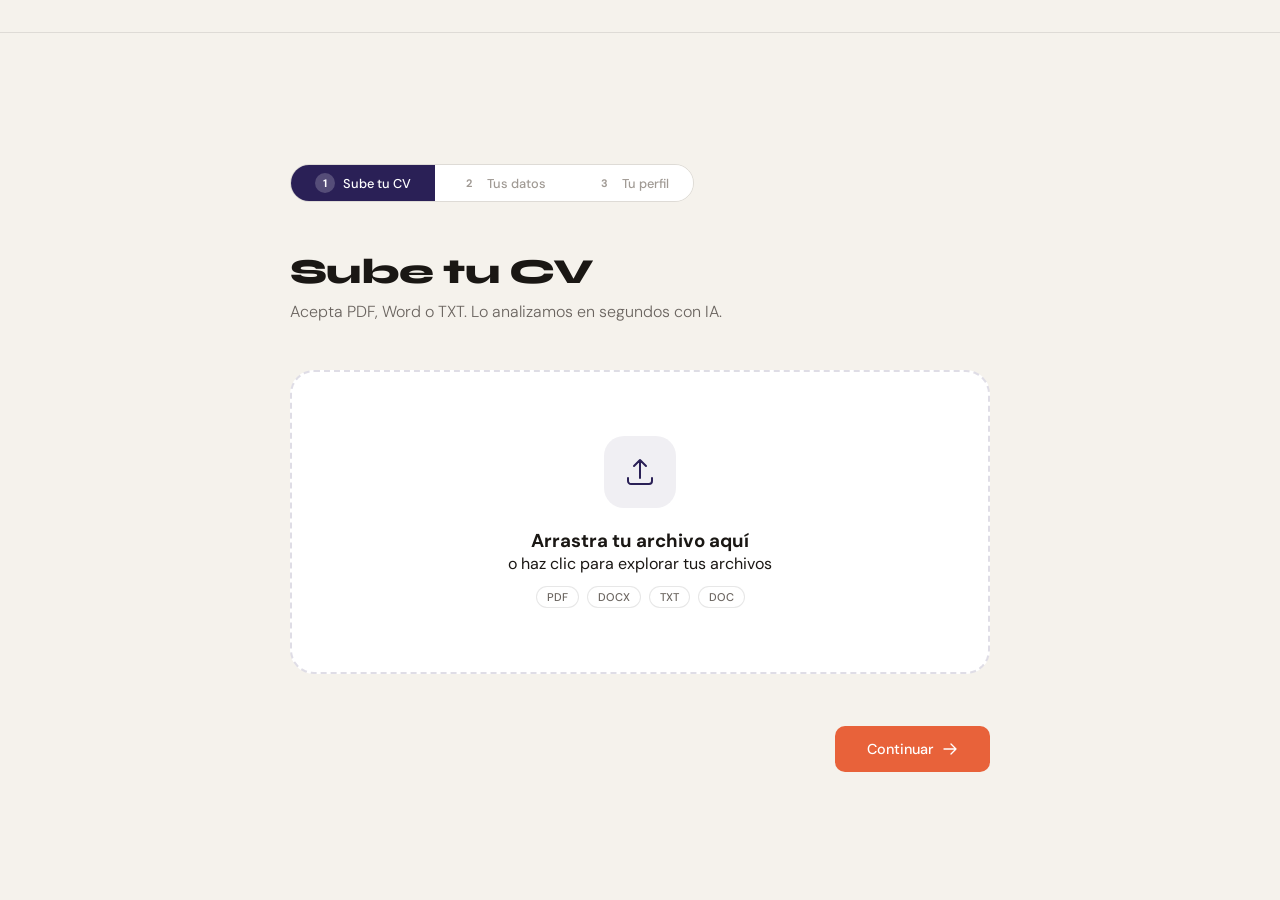
<file: pages/upload.html>
<!DOCTYPE html>
<html lang="es">
<head>
<meta charset="UTF-8">
<meta name="viewport" content="width=device-width, initial-scale=1.0">
<title>Subir CV — TalentDrop</title>

<link href="https://fonts.googleapis.com/css2?family=Syne:wght@400;500;600;700;800&family=DM+Sans:ital,wght@0,300;0,400;0,500;1,300&display=swap" rel="stylesheet">
<link rel="stylesheet" href="../css/style.css">

<style>
  .upload-page { min-height: 100vh; padding: 100px 2rem 4rem; display: flex; align-items: center; justify-content: center; }
  .upload-steps {
    display: flex; gap: 0; margin-bottom: 3rem;
    border: 0.5px solid var(--border); border-radius: 100px; overflow: hidden;
    width: fit-content;
  }
  .step {
    padding: 0.5rem 1.5rem; font-size: 0.8rem; font-weight: 500; color: var(--ink3);
    display: flex; align-items: center; gap: 8px; background: var(--surface);
  }
  .step.active { background: var(--accent); color: #fff; }
  .step-num {
    width: 20px; height: 20px; border-radius: 50%; background: rgba(255,255,255,0.2);
    display: flex; align-items: center; justify-content: center; font-size: 0.68rem; font-weight: 700;
  }
  .big-upload {
    border: 2px dashed rgba(42,32,86,0.15); border-radius: 24px;
    padding: 4rem 3rem; text-align: center; cursor: pointer;
    transition: all 0.2s; background: var(--surface); margin-bottom: 2rem;
  }
  .big-upload:hover { border-color: var(--accent); background: rgba(42,32,86,0.02); }
  .big-upload-icon {
    width: 72px; height: 72px; border-radius: 20px; background: rgba(42,32,86,0.07);
    display: flex; align-items: center; justify-content: center; margin: 0 auto 1.25rem;
  }
  .big-upload-icon svg { width: 32px; height: 32px; stroke: var(--accent); }
</style>
<script src="../js/auth.js"></script>
</head>

<body>

<nav></nav>

<div class="upload-page">
  <div style="width:100%;max-width:700px;">

    <!-- STEPPER ORIGINAL PERO FUNCIONAL -->
    <div class="upload-steps">
      <div class="step active"><div class="step-num">1</div> Sube tu CV</div>
      <div class="step"><div class="step-num">2</div> Tus datos</div>
      <div class="step"><div class="step-num">3</div> Tu perfil</div>
    </div>

    <div class="page-title animate">Sube tu CV</div>
    <p class="page-sub animate delay-1">Acepta PDF, Word o TXT. Lo analizamos en segundos con IA.</p>

    <!-- BLOQUE DE SUBIR CV -->
    <div class="big-upload animate delay-2" id="uploadZone" onclick="document.getElementById('cvFile').click()">
      <div class="big-upload-icon">
        <svg fill="none" stroke-width="1.5" viewBox="0 0 24 24">
          <path stroke-linecap="round" stroke-linejoin="round" d="M3 16.5v2.25A2.25 2.25 0 005.25 21h13.5A2.25 2.25 0 0021 18.75V16.5m-13.5-9L12 3m0 0l4.5 4.5M12 3v13.5"/>
        </svg>
      </div>
      <h3>Arrastra tu archivo aquí</h3>
      <p>o haz clic para explorar tus archivos</p>

      <div class="file-types" style="justify-content:center;">
        <span class="file-type">PDF</span>
        <span class="file-type">DOCX</span>
        <span class="file-type">TXT</span>
        <span class="file-type">DOC</span>
      </div>
    </div>

    <input type="file" id="cvFile" class="upload-input" accept=".pdf,.doc,.docx,.txt">

    <!-- BOTÓN PARA CONTINUAR A PASO 2 -->
    <div style="display:flex;justify-content:flex-end;margin-top:1.5rem;">
      <button class="submit-btn" style="width:auto;padding:0.85rem 2rem;" id="goDatos">
        Continuar
        <svg fill="none" stroke-width="2" stroke="currentColor" width="16" height="16" viewBox="0 0 24 24"><path stroke-linecap="round" stroke-linejoin="round" d="M13.5 4.5L21 12m0 0l-7.5 7.5M21 12H3"/></svg>
      </button>
    </div>

  </div>
</div>

<script>
document.getElementById('goDatos').addEventListener('click', () => {
    window.location.href = 'datos.html';
});
</script>

</body>
</html>
</file>
<file: css/style.css>
/* =========================================
   TalentDrop — style.css
   ========================================= */

*, *::before, *::after { box-sizing: border-box; margin: 0; padding: 0; }

:root {
  --bg: #F5F2EC;
  --surface: #FFFFFF;
  --surface2: #F0EDE5;
  --ink: #1A1714;
  --ink2: #6B6560;
  --ink3: #A09A94;
  --accent: #2A2056;
  --accent2: #E8623A;
  --accent3: #4CAF7D;
  --border: rgba(26,23,20,0.10);
  --border2: rgba(26,23,20,0.06);
  --radius: 16px;
  --radius-sm: 10px;
}

body {
  font-family: 'DM Sans', sans-serif;
  background: var(--bg);
  color: var(--ink);
  min-height: 100vh;
  overflow-x: hidden;
}

/* ---- NAV ---- */
nav {
  position: fixed; top: 0; left: 0; right: 0; z-index: 100;
  display: flex; align-items: center; justify-content: space-between;
  padding: 1rem 2.5rem;
  background: rgba(245,242,236,0.88);
  backdrop-filter: blur(12px);
  border-bottom: 0.5px solid var(--border);
}
.logo {
  font-family: 'Syne', sans-serif;
  font-weight: 800; font-size: 1.25rem; color: var(--accent);
  display: flex; align-items: center; gap: 8px; text-decoration: none;
}
.logo-dot { width: 8px; height: 8px; border-radius: 50%; background: var(--accent2); flex-shrink: 0; }
.nav-links { display: flex; gap: 2rem; }
.nav-links a {
  font-size: 0.875rem; font-weight: 500; color: var(--ink2);
  text-decoration: none; transition: color 0.2s;
}
.nav-links a:hover { color: var(--ink); }
.nav-cta {
  background: var(--accent); color: #fff;
  border: none; border-radius: 100px;
  padding: 0.5rem 1.25rem;
  font-family: 'DM Sans', sans-serif; font-size: 0.875rem; font-weight: 500;
  cursor: pointer; transition: opacity 0.2s;
}
.nav-cta:hover { opacity: 0.85; }

/* ---- BUTTONS ---- */
.btn-primary {
  background: var(--accent); color: #fff;
  border: none; border-radius: 100px;
  padding: 0.85rem 2rem; font-family: 'DM Sans', sans-serif;
  font-size: 0.95rem; font-weight: 500; cursor: pointer;
  transition: transform 0.15s, opacity 0.2s;
}
.btn-primary:hover { opacity: 0.9; transform: translateY(-1px); }
.btn-secondary {
  background: transparent; color: var(--ink);
  border: 1px solid var(--border); border-radius: 100px;
  padding: 0.85rem 1.75rem; font-family: 'DM Sans', sans-serif;
  font-size: 0.95rem; cursor: pointer; transition: background 0.15s;
}
.btn-secondary:hover { background: var(--surface); }

/* ---- HERO ---- */
.hero {
  min-height: 100vh;
  display: grid; grid-template-columns: 1fr 1fr;
  padding-top: 80px;
}
.hero-left {
  display: flex; flex-direction: column; justify-content: center;
  padding: 4rem 3rem 4rem 4rem;
}
.hero-tag {
  display: inline-flex; align-items: center; gap: 6px;
  background: rgba(42,32,86,0.07); border-radius: 100px;
  padding: 0.3rem 0.9rem; font-size: 0.8rem; font-weight: 500;
  color: var(--accent); margin-bottom: 1.5rem;
  border: 0.5px solid rgba(42,32,86,0.15);
}
.hero-tag span { width: 6px; height: 6px; border-radius: 50%; background: var(--accent2); }
h1 {
  font-family: 'Syne', sans-serif;
  font-size: clamp(2.5rem, 5vw, 3.8rem);
  font-weight: 800; line-height: 1.05; color: var(--ink);
  margin-bottom: 1.25rem; letter-spacing: -0.02em;
}
h1 em { font-style: normal; color: var(--accent2); }
.hero-sub {
  font-size: 1.05rem; color: var(--ink2); line-height: 1.7;
  max-width: 440px; margin-bottom: 2.5rem; font-weight: 300;
}
.hero-actions { display: flex; gap: 12px; align-items: center; }
.hero-stats {
  display: flex; gap: 2rem; margin-top: 3rem;
  padding-top: 2rem; border-top: 0.5px solid var(--border);
}
.stat-num { font-family: 'Syne', sans-serif; font-size: 1.75rem; font-weight: 700; }
.stat-label { font-size: 0.8rem; color: var(--ink3); font-weight: 500; margin-top: 2px; }

/* ---- HERO RIGHT / UPLOAD CARD ---- */
.hero-right {
  background: var(--surface); border-left: 0.5px solid var(--border);
  display: flex; flex-direction: column; justify-content: center;
  align-items: center; padding: 4rem 3rem; position: relative; overflow: hidden;
}
.hero-right::before {
  content: ''; position: absolute;
  width: 500px; height: 500px;
  background: radial-gradient(circle, rgba(232,98,58,0.06) 0%, transparent 70%);
  top: -100px; right: -100px; pointer-events: none;
}
.upload-card {
  width: 100%; max-width: 380px; background: var(--surface);
  border-radius: 24px; border: 0.5px solid var(--border);
  overflow: hidden; box-shadow: 0 8px 40px rgba(0,0,0,0.06); position: relative; z-index: 1;
}
.upload-card-header {
  background: var(--accent); padding: 1.5rem 1.75rem;
  display: flex; align-items: center; justify-content: space-between;
}
.upload-card-header h3 { font-family: 'Syne', sans-serif; font-size: 1rem; font-weight: 600; color: #fff; }
.upload-card-header p { font-size: 0.78rem; color: rgba(255,255,255,0.6); margin-top: 2px; }
.step-badge {
  background: rgba(255,255,255,0.15); border-radius: 100px;
  padding: 4px 12px; font-size: 0.72rem; color: rgba(255,255,255,0.8); font-weight: 500;
}
.upload-body { padding: 1.75rem; }
.upload-zone {
  border: 1.5px dashed rgba(42,32,86,0.2); border-radius: var(--radius);
  padding: 2rem; text-align: center; cursor: pointer;
  transition: border-color 0.2s, background 0.2s; background: var(--bg); margin-bottom: 1.25rem;
}
.upload-zone:hover { border-color: var(--accent); background: rgba(42,32,86,0.03); }
.upload-icon {
  width: 48px; height: 48px; border-radius: 12px;
  background: rgba(42,32,86,0.08);
  display: flex; align-items: center; justify-content: center; margin: 0 auto 0.75rem;
}
.upload-icon svg { width: 22px; height: 22px; stroke: var(--accent); }
.upload-zone h4 { font-size: 0.9rem; font-weight: 500; margin-bottom: 4px; }
.upload-zone p { font-size: 0.78rem; color: var(--ink3); }
.file-types { display: flex; gap: 8px; justify-content: center; margin-top: 12px; }
.file-type {
  background: var(--surface); border: 0.5px solid var(--border);
  border-radius: 100px; padding: 3px 10px; font-size: 0.7rem; font-weight: 500; color: var(--ink2);
}
.upload-input { display: none; }
.form-group { margin-bottom: 1rem; }
.form-label { font-size: 0.78rem; font-weight: 500; color: var(--ink2); margin-bottom: 6px; display: block; }
.form-input {
  width: 100%; padding: 0.65rem 0.9rem;
  border: 0.5px solid var(--border); border-radius: var(--radius-sm);
  font-family: 'DM Sans', sans-serif; font-size: 0.875rem;
  color: var(--ink); background: var(--bg); outline: none; transition: border-color 0.2s;
}
.form-input:focus { border-color: var(--accent); }
.form-row { display: grid; grid-template-columns: 1fr 1fr; gap: 10px; }
.submit-btn {
  width: 100%; padding: 0.85rem; background: var(--accent2); color: #fff;
  border: none; border-radius: var(--radius-sm);
  font-family: 'DM Sans', sans-serif; font-size: 0.9rem; font-weight: 500;
  cursor: pointer; transition: opacity 0.2s, transform 0.15s;
  display: flex; align-items: center; justify-content: center; gap: 8px; margin-top: 1.25rem;
}
.submit-btn:hover { opacity: 0.9; transform: translateY(-1px); }
.submit-btn svg { width: 16px; height: 16px; }

/* ---- FEATURE STRIP ---- */
.feature-strip {
  background: var(--accent); padding: 1rem 4rem;
  display: flex; gap: 3rem; align-items: center; overflow: hidden;
}
.feature-item {
  display: flex; align-items: center; gap: 10px;
  white-space: nowrap; flex-shrink: 0;
  font-size: 0.85rem; color: rgba(255,255,255,0.75); font-weight: 400;
}
.feature-item svg { width: 16px; height: 16px; stroke: var(--accent2); flex-shrink: 0; }

/* ---- SECTIONS ---- */
.section { padding: 5rem 4rem; }
.section-header { margin-bottom: 3rem; }
.section-tag {
  display: inline-flex; align-items: center; gap: 6px;
  background: rgba(76,175,125,0.1); border-radius: 100px;
  padding: 0.3rem 0.9rem; font-size: 0.78rem; font-weight: 500; color: var(--accent3);
  margin-bottom: 1rem; border: 0.5px solid rgba(76,175,125,0.2);
}
.section-tag.orange { background: rgba(232,98,58,0.1); color: var(--accent2); border-color: rgba(232,98,58,0.2); }
h2 {
  font-family: 'Syne', sans-serif;
  font-size: clamp(1.75rem, 3vw, 2.5rem); font-weight: 700;
  color: var(--ink); line-height: 1.1; letter-spacing: -0.02em; margin-bottom: 0.75rem;
}
.section-sub { font-size: 1rem; color: var(--ink2); max-width: 500px; font-weight: 300; line-height: 1.7; }

/* ---- DNA GRID ---- */
.dna-grid {
  display: grid; grid-template-columns: 1fr 1fr 1fr;
  gap: 1.5px; background: var(--border);
  border: 0.5px solid var(--border); border-radius: 20px; overflow: hidden;
}
.dna-card { background: var(--surface); padding: 2rem; transition: background 0.2s; }
.dna-card:hover { background: var(--bg); }
.dna-card.featured { grid-column: span 2; background: var(--accent); }
.dna-card.featured:hover { background: #342770; }
.dna-icon {
  width: 44px; height: 44px; border-radius: 12px;
  display: flex; align-items: center; justify-content: center; margin-bottom: 1.25rem;
}
.dna-icon.purple { background: rgba(42,32,86,0.08); }
.dna-icon.orange { background: rgba(232,98,58,0.1); }
.dna-icon.green  { background: rgba(76,175,125,0.1); }
.dna-icon.white  { background: rgba(255,255,255,0.15); }
.dna-icon svg { width: 20px; height: 20px; }
.dna-icon.purple svg { stroke: var(--accent); }
.dna-icon.orange svg { stroke: var(--accent2); }
.dna-icon.green  svg { stroke: var(--accent3); }
.dna-icon.white  svg { stroke: rgba(255,255,255,0.8); }
.dna-card h3 {
  font-family: 'Syne', sans-serif;
  font-size: 1rem; font-weight: 600; margin-bottom: 0.5rem; color: var(--ink);
}
.dna-card.featured h3 { color: #fff; font-size: 1.25rem; }
.dna-card p { font-size: 0.85rem; color: var(--ink2); line-height: 1.6; font-weight: 300; }
.dna-card.featured p { color: rgba(255,255,255,0.65); font-size: 0.9rem; }
.dna-visual { margin-top: 1.5rem; display: flex; gap: 8px; align-items: flex-end; height: 60px; }
.dna-bar {
  flex: 1; border-radius: 4px 4px 0 0; background: rgba(255,255,255,0.2);
  min-height: 8px; animation: growBar 1s ease-out forwards;
  transform-origin: bottom; transform: scaleY(0);
}
@keyframes growBar { to { transform: scaleY(1); } }

/* ---- PROFILES ---- */
.profiles-section { background: var(--surface); padding: 5rem 4rem; }
.profiles-grid { display: grid; grid-template-columns: repeat(3,1fr); gap: 1rem; margin-top: 2.5rem; }
.profile-card {
  background: var(--bg); border: 0.5px solid var(--border); border-radius: 20px;
  padding: 1.5rem; transition: transform 0.2s, box-shadow 0.2s; cursor: pointer;
}
.profile-card:hover { transform: translateY(-3px); box-shadow: 0 12px 30px rgba(0,0,0,0.06); }
.profile-avatar {
  width: 52px; height: 52px; border-radius: 50%;
  display: flex; align-items: center; justify-content: center;
  font-family: 'Syne', sans-serif; font-weight: 700; font-size: 1.1rem; margin-bottom: 1rem;
}
.av-1 { background: rgba(42,32,86,0.1); color: var(--accent); }
.av-2 { background: rgba(232,98,58,0.1); color: var(--accent2); }
.av-3 { background: rgba(76,175,125,0.1); color: var(--accent3); }
.profile-name { font-family: 'Syne', sans-serif; font-weight: 600; font-size: 0.95rem; margin-bottom: 3px; }
.profile-role { font-size: 0.78rem; color: var(--ink3); margin-bottom: 1rem; }
.profile-skills { display: flex; gap: 6px; flex-wrap: wrap; margin-bottom: 1rem; }
.skill-tag {
  background: var(--surface); border: 0.5px solid var(--border);
  border-radius: 100px; padding: 3px 10px; font-size: 0.7rem; font-weight: 500; color: var(--ink2);
}
.match-label {
  display: flex; justify-content: space-between; align-items: center; margin-bottom: 5px;
}
.match-label span:first-child { font-size: 0.72rem; color: var(--ink3); }
.match-label span:last-child { font-size: 0.78rem; font-weight: 600; color: var(--accent3); }
.bar-track { height: 4px; background: var(--border2); border-radius: 100px; overflow: hidden; }
.bar-fill { height: 100%; border-radius: 100px; background: var(--accent3); }

/* ---- INNOVATION SECTION ---- */
.innovation-section {
  background: var(--bg); padding: 5rem 4rem;
  display: grid; grid-template-columns: 1fr 1fr; gap: 4rem; align-items: start;
}
.check-list { list-style: none; display: flex; flex-direction: column; gap: 10px; }
.check-list li { display: flex; gap: 10px; align-items: flex-start; font-size: 0.88rem; color: var(--ink2); }
.check-icon {
  width: 20px; height: 20px; border-radius: 50%; background: rgba(76,175,125,0.15);
  display: flex; align-items: center; justify-content: center; flex-shrink: 0; margin-top: 2px;
}
.chat-card {
  background: var(--surface); border: 0.5px solid var(--border); border-radius: 24px; overflow: hidden;
}
.chat-header {
  background: var(--bg); border-bottom: 0.5px solid var(--border);
  padding: 1rem 1.25rem; display: flex; align-items: center; gap: 10px;
}
.chat-avatar {
  width: 32px; height: 32px; border-radius: 50%; background: var(--accent);
  display: flex; align-items: center; justify-content: center;
  font-size: 0.7rem; font-weight: 700; color: #fff; font-family: 'Syne', sans-serif;
}
.chat-name { font-size: 0.85rem; font-weight: 500; }
.chat-sub { font-size: 0.72rem; color: var(--accent3); }
.chat-body { padding: 1.25rem; display: flex; flex-direction: column; gap: 10px; }
.chat-bubble { max-width: 80%; padding: 0.7rem 1rem; border-radius: 18px; font-size: 0.82rem; line-height: 1.5; }
.bubble-ai {
  background: var(--bg); border: 0.5px solid var(--border);
  border-radius: 4px 18px 18px 18px; color: var(--ink); align-self: flex-start;
}
.bubble-user {
  background: var(--accent); color: rgba(255,255,255,0.9);
  border-radius: 18px 4px 18px 18px; align-self: flex-end;
}
.typing {
  display: flex; gap: 4px; padding: 0.7rem 1rem;
  background: var(--bg); border: 0.5px solid var(--border);
  border-radius: 4px 18px 18px 18px; width: fit-content;
}
.typing span {
  width: 6px; height: 6px; border-radius: 50%; background: var(--ink3);
  animation: bounce 1.2s ease-in-out infinite;
}
.typing span:nth-child(2) { animation-delay: 0.2s; }
.typing span:nth-child(3) { animation-delay: 0.4s; }
@keyframes bounce { 0%,60%,100% { transform: translateY(0); } 30% { transform: translateY(-4px); } }

/* ---- CTA / INTEGRATIONS ---- */
.cta-section {
  padding: 5rem 4rem; display: grid; grid-template-columns: 1fr 1fr;
  gap: 2rem; align-items: center; background: var(--surface);
}
.cta-actions { display: flex; gap: 12px; margin-top: 2rem; }
.integrations-grid { display: grid; grid-template-columns: repeat(4,1fr); gap: 10px; }
.integration-pill {
  background: var(--bg); border: 0.5px solid var(--border); border-radius: var(--radius-sm);
  padding: 0.75rem; text-align: center; font-size: 0.72rem; font-weight: 500; color: var(--ink2);
  transition: border-color 0.2s, transform 0.15s; cursor: pointer;
}
.integration-pill:hover { border-color: var(--accent); transform: translateY(-2px); }
.integration-pill .dot { width: 8px; height: 8px; border-radius: 50%; margin: 0 auto 6px; }

/* ---- FOOTER ---- */
footer {
  background: var(--accent); padding: 3rem 4rem;
  display: flex; justify-content: space-between; align-items: center;
}
.footer-logo {
  font-family: 'Syne', sans-serif; font-weight: 800; font-size: 1.25rem; color: #fff;
  display: flex; align-items: center; gap: 8px;
}
.footer-text { font-size: 0.8rem; color: rgba(255,255,255,0.45); margin-top: 4px; }
.footer-links { display: flex; gap: 1.5rem; }
.footer-links a { font-size: 0.8rem; color: rgba(255,255,255,0.55); text-decoration: none; transition: color 0.2s; }
.footer-links a:hover { color: #fff; }

/* ---- ANIMATIONS ---- */
@keyframes fadeUp {
  from { opacity: 0; transform: translateY(20px); }
  to { opacity: 1; transform: translateY(0); }
}
.animate { animation: fadeUp 0.6s ease-out forwards; opacity: 0; }
.delay-1 { animation-delay: 0.1s; }
.delay-2 { animation-delay: 0.2s; }
.delay-3 { animation-delay: 0.3s; }
.delay-4 { animation-delay: 0.4s; }

/* ---- PAGE SHARED ---- */
.page-wrap {
  max-width: 900px; margin: 0 auto; padding: 120px 2rem 5rem;
}
.page-title {
  font-family: 'Syne', sans-serif; font-size: 2.2rem; font-weight: 800;
  letter-spacing: -0.02em; margin-bottom: 0.5rem;
}
.page-sub { font-size: 1rem; color: var(--ink2); margin-bottom: 3rem; font-weight: 300; }

/* ---- PRICING ---- */
.pricing-grid {
  display: grid; grid-template-columns: repeat(3, 1fr); gap: 1.5rem;
  max-width: 960px; margin: 0 auto;
}
.pricing-card {
  background: var(--surface); border: 0.5px solid var(--border); border-radius: 24px;
  padding: 2rem; display: flex; flex-direction: column; gap: 1rem;
}
.pricing-card.featured-price {
  background: var(--accent); border-color: var(--accent); position: relative;
}
.pricing-badge {
  position: absolute; top: -12px; left: 50%; transform: translateX(-50%);
  background: var(--accent2); color: #fff; font-size: 0.7rem; font-weight: 700;
  padding: 3px 14px; border-radius: 100px; letter-spacing: 0.05em;
  white-space: nowrap;
}
.pricing-label {
  font-family: 'Syne', sans-serif; font-size: 0.8rem; font-weight: 600;
  text-transform: uppercase; letter-spacing: 0.08em; color: var(--ink3);
}
.pricing-price {
  font-family: 'Syne', sans-serif; font-size: 2.5rem; font-weight: 800;
  color: var(--ink); line-height: 1; letter-spacing: -0.03em;
}
.pricing-price span { font-size: 0.95rem; font-weight: 400; color: var(--ink3); }
.pricing-desc { font-size: 0.85rem; color: var(--ink3); line-height: 1.5; }
.pricing-features { list-style: none; display: flex; flex-direction: column; gap: 10px; flex: 1; }
.pricing-features li {
  display: flex; align-items: center; gap: 8px;
  font-size: 0.85rem; color: var(--ink2);
}

/* ---- RESPONSIVE ---- */
@media (max-width: 900px) {
  .hero { grid-template-columns: 1fr; }
  .hero-right { border-left: none; border-top: 0.5px solid var(--border); }
  .dna-grid { grid-template-columns: 1fr; }
  .dna-card.featured { grid-column: span 1; }
  .profiles-grid { grid-template-columns: 1fr; }
  .innovation-section { grid-template-columns: 1fr; }
  .cta-section { grid-template-columns: 1fr; }
  .pricing-grid { grid-template-columns: 1fr; }
  .section { padding: 3rem 1.5rem; }
  .profiles-section { padding: 3rem 1.5rem; }
  nav { padding: 1rem 1.5rem; }
  .nav-links { display: none; }
  footer { flex-direction: column; gap: 1.5rem; text-align: center; padding: 2rem 1.5rem; }
  .feature-strip { padding: 1rem 1.5rem; gap: 2rem; }
}

/* ---- NAV USER / DROPDOWN ---- */
.nav-user-wrap { position: relative; }
.nav-avatar {
  width: 36px; height: 36px; border-radius: 50%;
  background: var(--accent2); color: #fff;
  font-family: 'Syne', sans-serif; font-weight: 700; font-size: 0.78rem;
  display: flex; align-items: center; justify-content: center;
  cursor: pointer; border: 2px solid rgba(255,255,255,0.3);
  transition: opacity 0.2s;
}
.nav-avatar:hover { opacity: 0.85; }

.nav-dropdown {
  position: absolute; top: calc(100% + 12px); right: 0;
  background: var(--surface); border: 0.5px solid var(--border);
  border-radius: 16px; width: 220px;
  box-shadow: 0 12px 40px rgba(0,0,0,0.10);
  opacity: 0; transform: translateY(-8px) scale(0.97);
  pointer-events: none;
  transition: opacity 0.18s, transform 0.18s;
  z-index: 200; overflow: hidden;
}
.nav-dropdown.open {
  opacity: 1; transform: translateY(0) scale(1);
  pointer-events: all;
}
.nav-dropdown-header {
  padding: 1rem 1rem 0.75rem;
  border-bottom: 0.5px solid var(--border);
}
.nav-dropdown-name  { font-family: 'Syne', sans-serif; font-size: 0.88rem; font-weight: 600; }
.nav-dropdown-email { font-size: 0.72rem; color: var(--ink3); margin-top: 2px; }
.nav-dropdown-item {
  display: block; width: 100%; padding: 0.65rem 1rem;
  font-size: 0.84rem; color: var(--ink2); text-decoration: none;
  background: none; border: none; text-align: left; cursor: pointer;
  font-family: 'DM Sans', sans-serif;
  transition: background 0.15s, color 0.15s;
}
.nav-dropdown-item:hover { background: var(--bg); color: var(--ink); }
.nav-dropdown-divider { height: 0.5px; background: var(--border); margin: 4px 0; }
.nav-logout { color: #E24B4A !important; }
.nav-logout:hover { background: rgba(226,75,74,0.06) !important; }
</file>
<file: css/stepper.css>
.stepper {
    display: flex;
    gap: 0;
    width: 100%;
    background: #fff;
    border-radius: 50px;
    border: 1px solid var(--border);
    overflow: hidden;
    margin-bottom: 40px;
}

.step {
    flex: 1;
    padding: 14px 0;
    text-align: center;
    font-size: 0.9rem;
    font-weight: 600;
    color: var(--ink3);
    position: relative;
}

.step.active {
    background: var(--accent);
    color: #fff;
    font-weight: 700;
}

.step .num {
    display: inline-flex;
    align-items: center;
    justify-content: center;
    width: 22px;
    height: 22px;
    border-radius: 50%;
    background: rgba(255,255,255,.15);
    margin-right: 6px;
    font-size: 0.75rem;
}
.step.active .num {
    background: rgba(255,255,255,.3);
}

.step.disabled {
    opacity: 0.45;
}
/* Upload Steps (alias for stepper) */
.upload-steps {
  display: flex;
  gap: 0;
  border: 0.5px solid var(--border);
  border-radius: 100px;
  overflow: hidden;
  width: fit-content;
  margin-bottom: 2.5rem;
}
.upload-steps .step {
  padding: 0.55rem 1.5rem;
  font-size: 0.8rem;
  font-weight: 500;
  color: var(--ink3);
  display: flex;
  align-items: center;
  gap: 8px;
  background: var(--surface);
  border-radius: 0;
  flex: unset;
  text-align: left;
}
.upload-steps .step.active { background: var(--accent); color: #fff; }
.upload-steps .step.done   { color: var(--accent3); background: rgba(76,175,125,0.07); }
.upload-steps .step-num {
  width: 20px; height: 20px; border-radius: 50%;
  background: rgba(0,0,0,0.08);
  display: flex; align-items: center; justify-content: center;
  font-size: 0.68rem; font-weight: 700;
}
.upload-steps .step.active .step-num { background: rgba(255,255,255,0.2); color:#fff; }
.upload-steps .step.done   .step-num { background: rgba(76,175,125,0.15); color: var(--accent3); }
</file>
